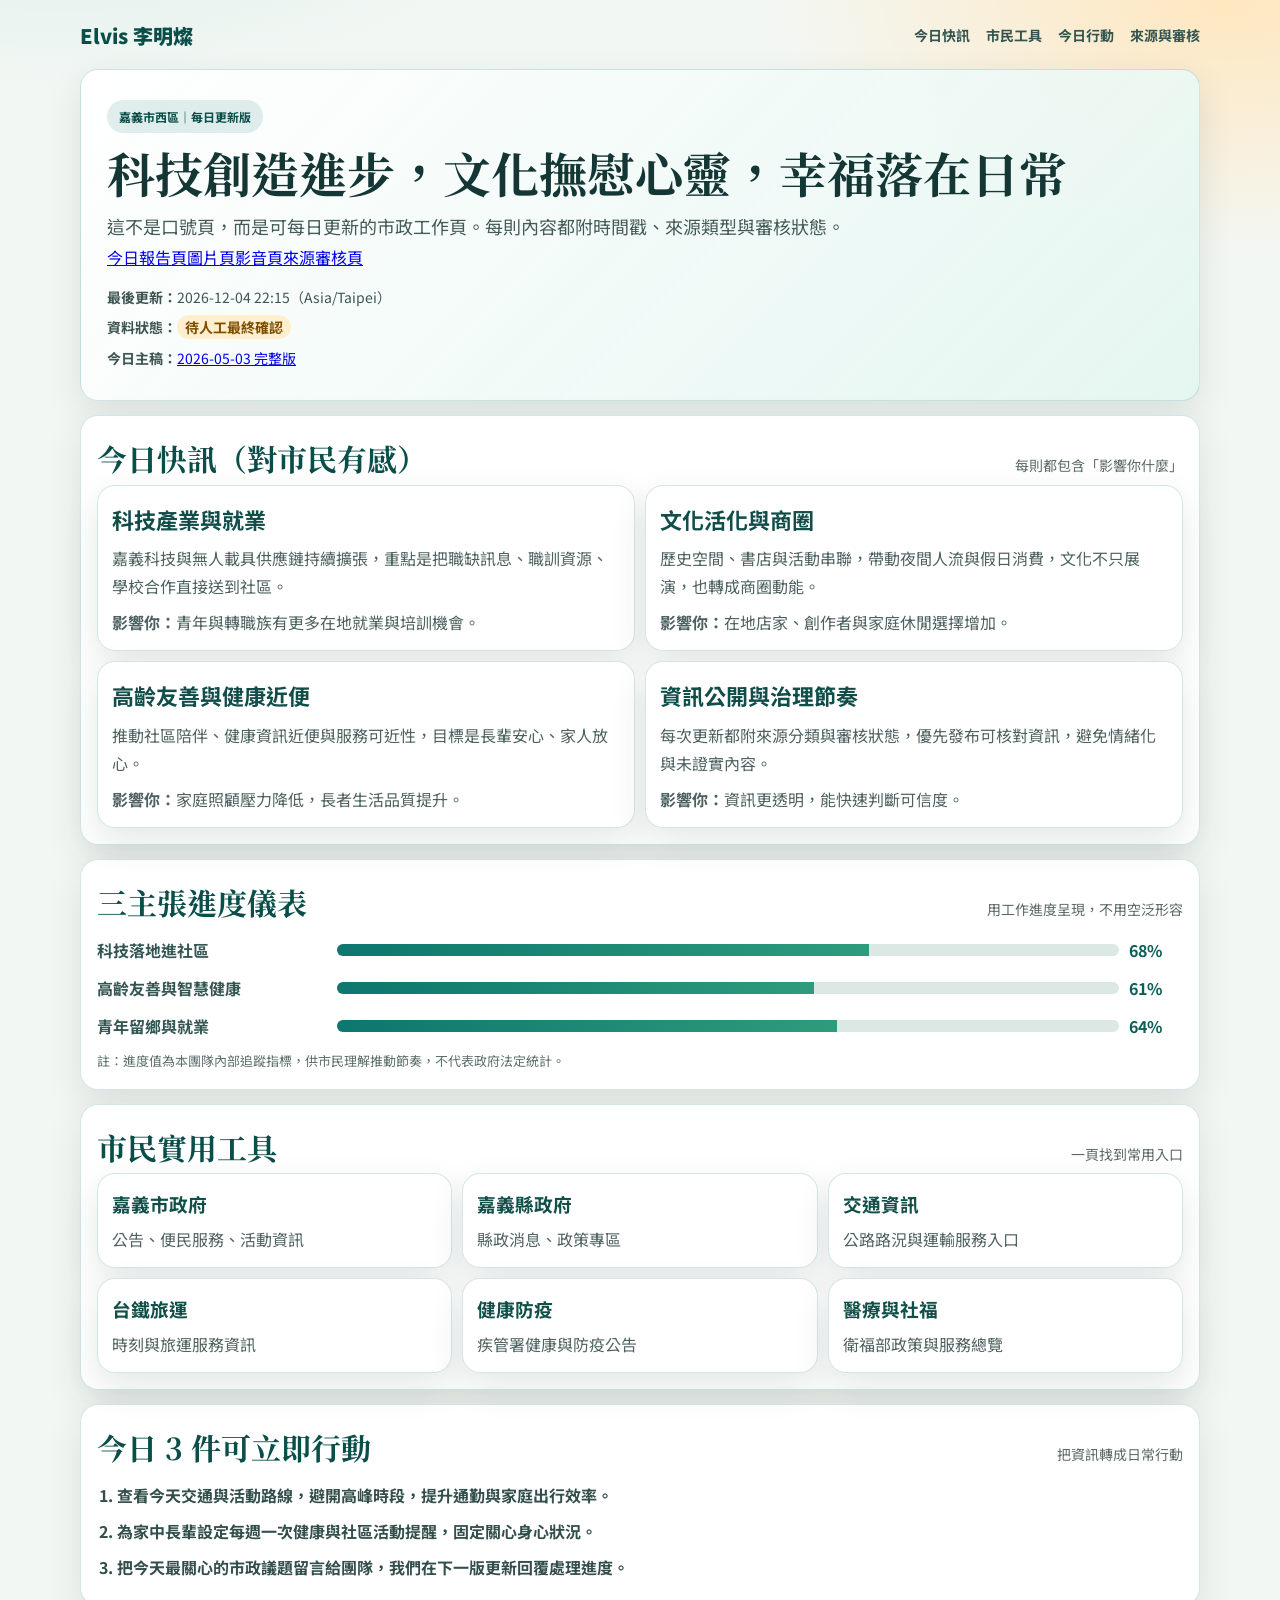
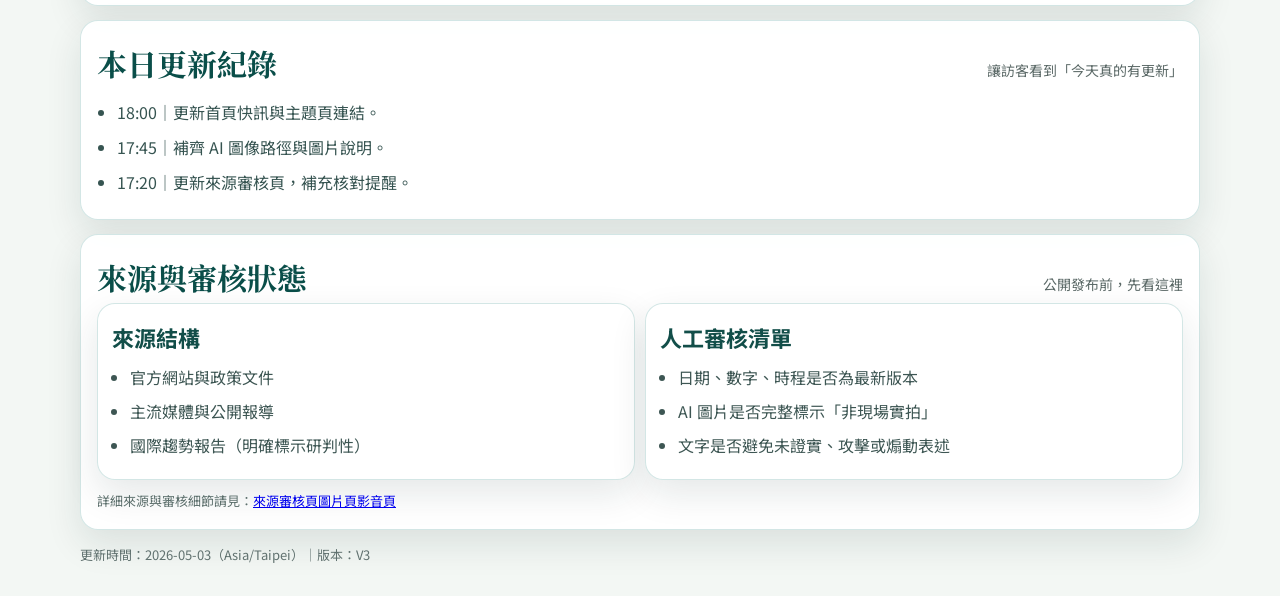
<file: index.html>
﻿<!doctype html>
<html lang="zh-Hant">
<head>
  <meta charset="utf-8" />
  <meta name="viewport" content="width=device-width, initial-scale=1" />
  <title>Elvis 李明燦｜嘉義市西區市政資訊站 V3</title>
  <meta name="description" content="嘉義市西區每日重點：科技、文化、幸福。提供即時更新、實用服務入口、來源與審核狀態。" />
  <link rel="preconnect" href="https://fonts.googleapis.com" />
  <link rel="preconnect" href="https://fonts.gstatic.com" crossorigin />
  <link href="https://fonts.googleapis.com/css2?family=Noto+Sans+TC:wght@400;500;700;900&family=Noto+Serif+TC:wght@700;900&display=swap" rel="stylesheet" />
  <link rel="stylesheet" href="./styles/v3.css" />
</head>
<body>
  <header class="top wrap">
    <a class="brand" href="./index.html">Elvis 李明燦</a>
    <nav>
      <a href="#quick">今日快訊</a>
      <a href="#tools">市民工具</a>
      <a href="#actions">今日行動</a>
      <a href="#audit">來源與審核</a>
    </nav>
  </header>

  <main class="wrap">
    <section class="hero">
      <span class="badge">嘉義市西區｜每日更新版</span>
      <h1>科技創造進步，文化撫慰心靈，幸福落在日常</h1>
      <p class="lead">這不是口號頁，而是可每日更新的市政工作頁。每則內容都附時間戳、來源類型與審核狀態。</p>
      <div class="actions"><a class="btn main" href="./daily/2026-05-03-report-v3.html">今日報告頁</a><a class="btn soft" href="./daily/2026-05-03-gallery-v3.html">圖片頁</a><a class="btn soft" href="./daily/2026-05-03-video-kit-v3.html">影音頁</a><a class="btn soft" href="./daily/2026-05-03-sources-review-v3.html">來源審核頁</a></div><div class="hero-meta">
        <div><strong>最後更新：</strong><span id="lastUpdated">2026-05-03 18:00（Asia/Taipei）</span></div>
        <div><strong>資料狀態：</strong><span class="tag warn">待人工最終確認</span></div>
        <div><strong>今日主稿：</strong><a href="./daily/2026-05-03-report-v3.html">2026-05-03 完整版</a></div>
      </div>
    </section>

    <section class="panel" id="quick">
      <div class="panel-head">
        <h2>今日快訊（對市民有感）</h2>
        <p>每則都包含「影響你什麼」</p>
      </div>
      <div class="grid-2">
        <article class="card">
          <h3>科技產業與就業</h3>
          <p>嘉義科技與無人載具供應鏈持續擴張，重點是把職缺訊息、職訓資源、學校合作直接送到社區。</p>
          <p class="impact"><strong>影響你：</strong>青年與轉職族有更多在地就業與培訓機會。</p>
        </article>
        <article class="card">
          <h3>文化活化與商圈</h3>
          <p>歷史空間、書店與活動串聯，帶動夜間人流與假日消費，文化不只展演，也轉成商圈動能。</p>
          <p class="impact"><strong>影響你：</strong>在地店家、創作者與家庭休閒選擇增加。</p>
        </article>
        <article class="card">
          <h3>高齡友善與健康近便</h3>
          <p>推動社區陪伴、健康資訊近便與服務可近性，目標是長輩安心、家人放心。</p>
          <p class="impact"><strong>影響你：</strong>家庭照顧壓力降低，長者生活品質提升。</p>
        </article>
        <article class="card">
          <h3>資訊公開與治理節奏</h3>
          <p>每次更新都附來源分類與審核狀態，優先發布可核對資訊，避免情緒化與未證實內容。</p>
          <p class="impact"><strong>影響你：</strong>資訊更透明，能快速判斷可信度。</p>
        </article>
      </div>
    </section>

    <section class="panel">
      <div class="panel-head">
        <h2>三主張進度儀表</h2>
        <p>用工作進度呈現，不用空泛形容</p>
      </div>
      <div class="progress-list">
        <div class="progress-item"><span>科技落地進社區</span><div class="bar"><i style="width:68%"></i></div><em>68%</em></div>
        <div class="progress-item"><span>高齡友善與智慧健康</span><div class="bar"><i style="width:61%"></i></div><em>61%</em></div>
        <div class="progress-item"><span>青年留鄉與就業</span><div class="bar"><i style="width:64%"></i></div><em>64%</em></div>
      </div>
      <p class="note">註：進度值為本團隊內部追蹤指標，供市民理解推動節奏，不代表政府法定統計。</p>
    </section>

    <section class="panel" id="tools">
      <div class="panel-head">
        <h2>市民實用工具</h2>
        <p>一頁找到常用入口</p>
      </div>
      <div class="grid-3">
        <a class="tool" href="https://www.chiayi.gov.tw/" target="_blank" rel="noopener"><h3>嘉義市政府</h3><p>公告、便民服務、活動資訊</p></a>
        <a class="tool" href="https://www.cyhg.gov.tw/" target="_blank" rel="noopener"><h3>嘉義縣政府</h3><p>縣政消息、政策專區</p></a>
        <a class="tool" href="https://www.thb.gov.tw/" target="_blank" rel="noopener"><h3>交通資訊</h3><p>公路路況與運輸服務入口</p></a>
        <a class="tool" href="https://www.railway.gov.tw/" target="_blank" rel="noopener"><h3>台鐵旅運</h3><p>時刻與旅運服務資訊</p></a>
        <a class="tool" href="https://www.cdc.gov.tw/" target="_blank" rel="noopener"><h3>健康防疫</h3><p>疾管署健康與防疫公告</p></a>
        <a class="tool" href="https://www.mohw.gov.tw/" target="_blank" rel="noopener"><h3>醫療與社福</h3><p>衛福部政策與服務總覽</p></a>
      </div>
    </section>

    <section class="panel" id="actions">
      <div class="panel-head">
        <h2>今日 3 件可立即行動</h2>
        <p>把資訊轉成日常行動</p>
      </div>
      <ol class="actions-list">
        <li>查看今天交通與活動路線，避開高峰時段，提升通勤與家庭出行效率。</li>
        <li>為家中長輩設定每週一次健康與社區活動提醒，固定關心身心狀況。</li>
        <li>把今天最關心的市政議題留言給團隊，我們在下一版更新回覆處理進度。</li>
      </ol>
    </section>

    <section class="panel">
      <div class="panel-head">
        <h2>本日更新紀錄</h2>
        <p>讓訪客看到「今天真的有更新」</p>
      </div>
      <ul class="log-list">
        <li>18:00｜更新首頁快訊與主題頁連結。</li>
        <li>17:45｜補齊 AI 圖像路徑與圖片說明。</li>
        <li>17:20｜更新來源審核頁，補充核對提醒。</li>
      </ul>
    </section>

    <section class="panel" id="audit">
      <div class="panel-head">
        <h2>來源與審核狀態</h2>
        <p>公開發布前，先看這裡</p>
      </div>
      <div class="grid-2">
        <article class="card">
          <h3>來源結構</h3>
          <ul class="clean">
            <li>官方網站與政策文件</li>
            <li>主流媒體與公開報導</li>
            <li>國際趨勢報告（明確標示研判性）</li>
          </ul>
        </article>
        <article class="card">
          <h3>人工審核清單</h3>
          <ul class="clean">
            <li>日期、數字、時程是否為最新版本</li>
            <li>AI 圖片是否完整標示「非現場實拍」</li>
            <li>文字是否避免未證實、攻擊或煽動表述</li>
          </ul>
        </article>
      </div>
      <p class="note">詳細來源與審核細節請見：<a href="./daily/2026-05-03-sources-review-v3.html">來源審核頁</a><a href="./daily/2026-05-03-gallery-v3.html">圖片頁</a><a href="./daily/2026-05-03-video-kit-v3.html">影音頁</a></p>
    </section>
  </main>

  <footer class="footer wrap">
    <p>更新時間：2026-05-03（Asia/Taipei）｜版本：V3</p>
  </footer>

  <script src="./scripts/v3.js"></script>
</body>
</html>
</file>
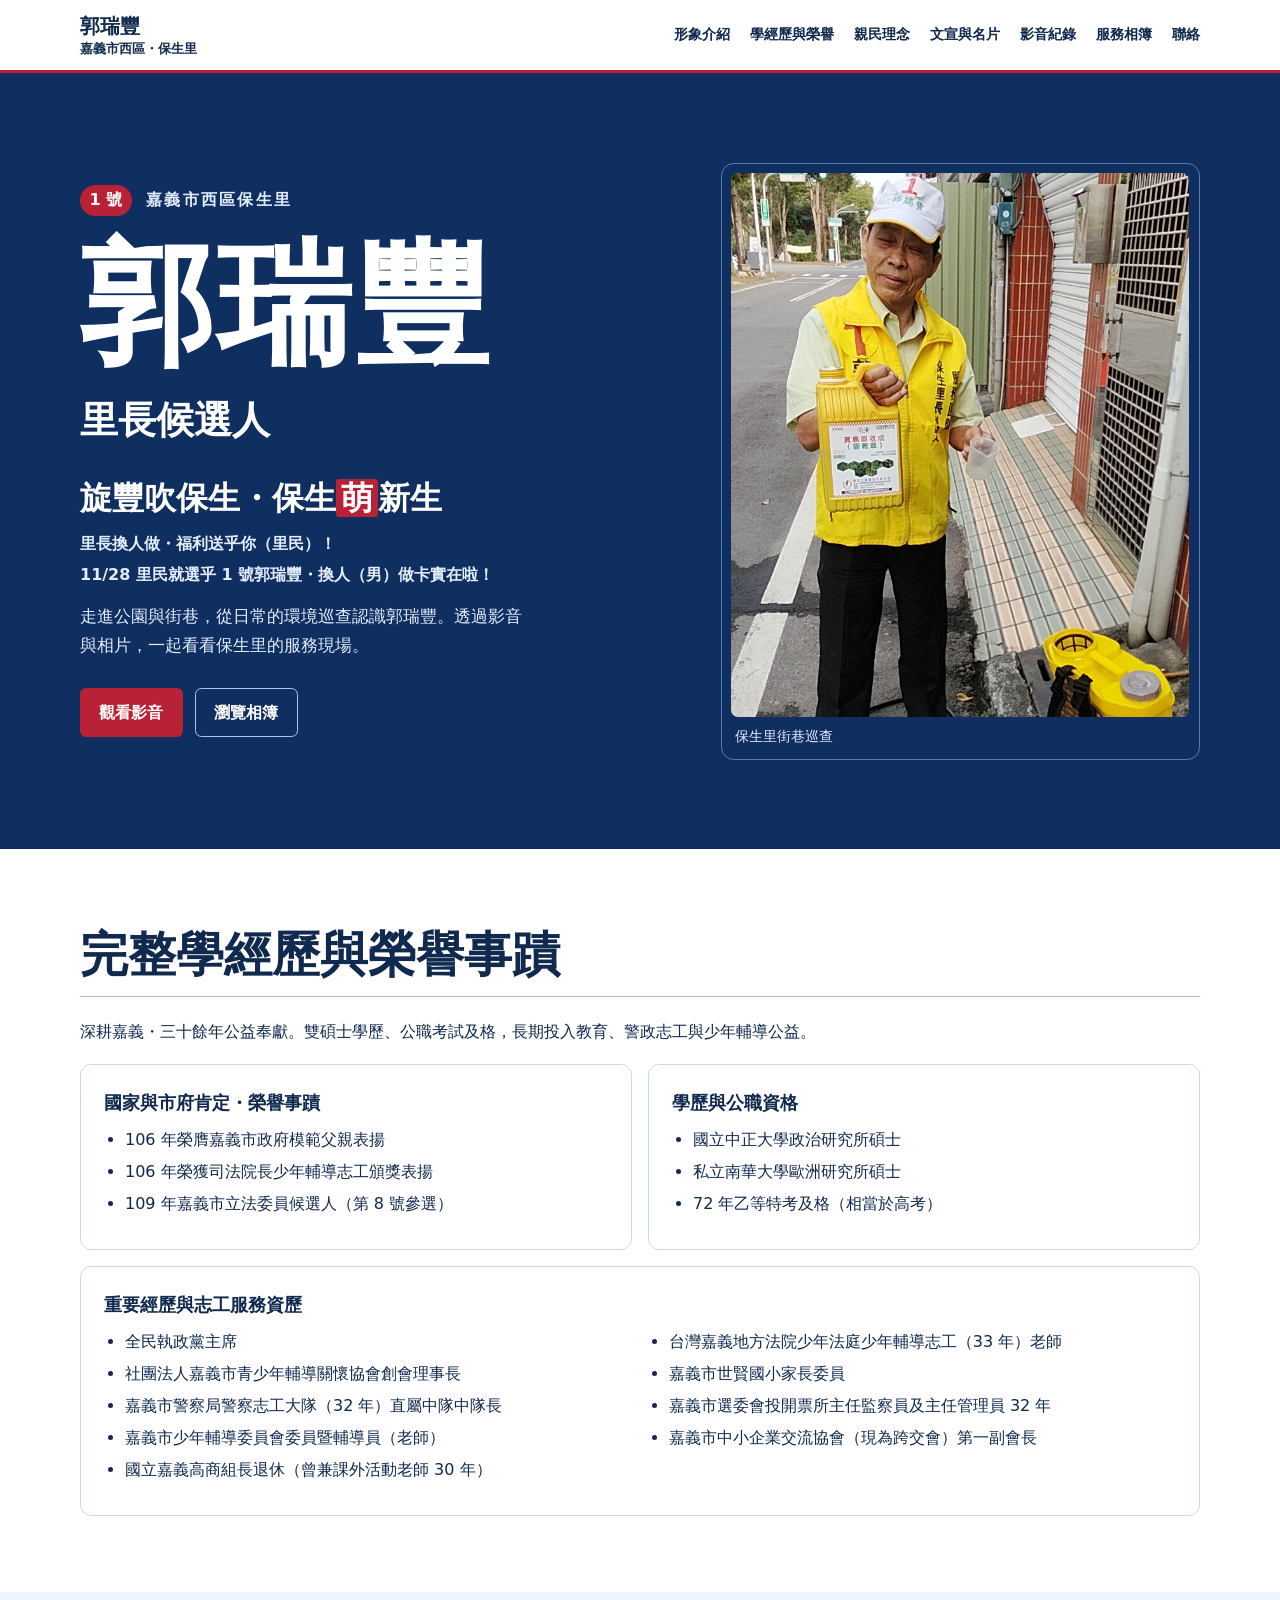
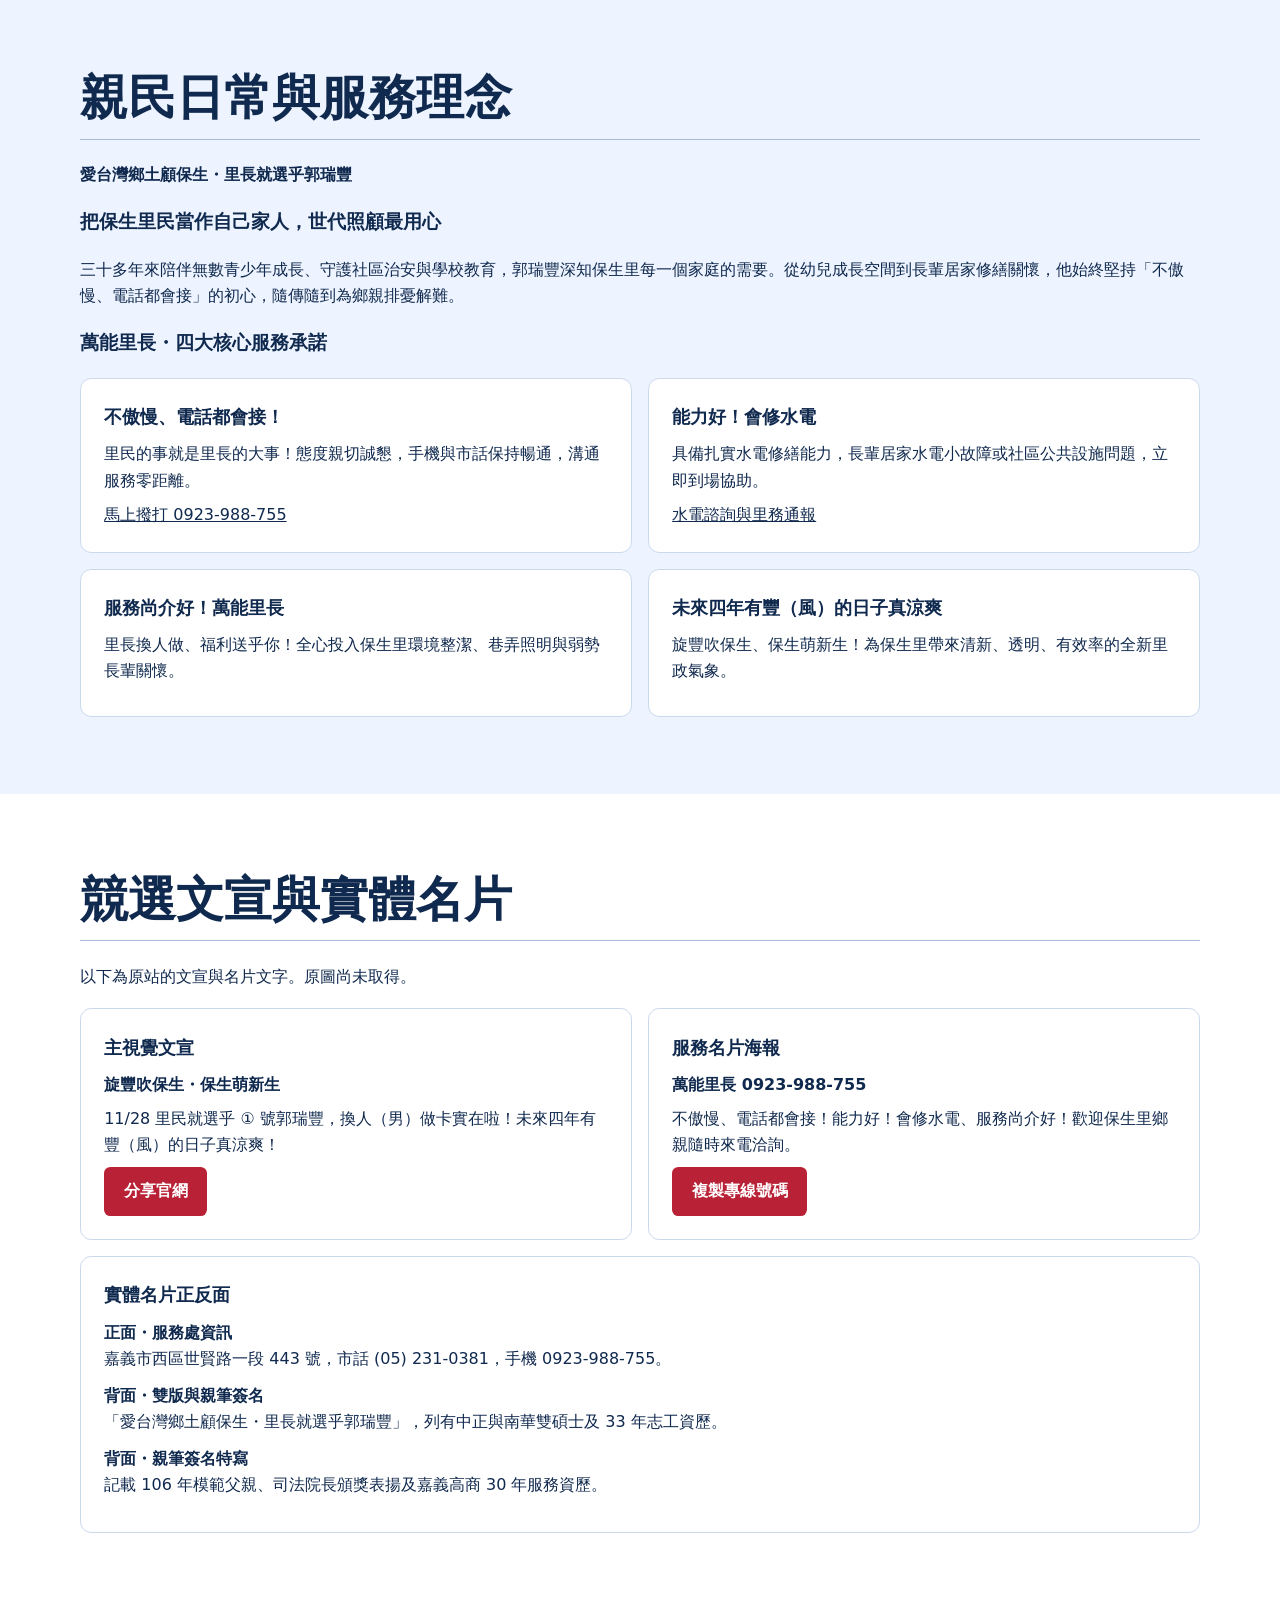
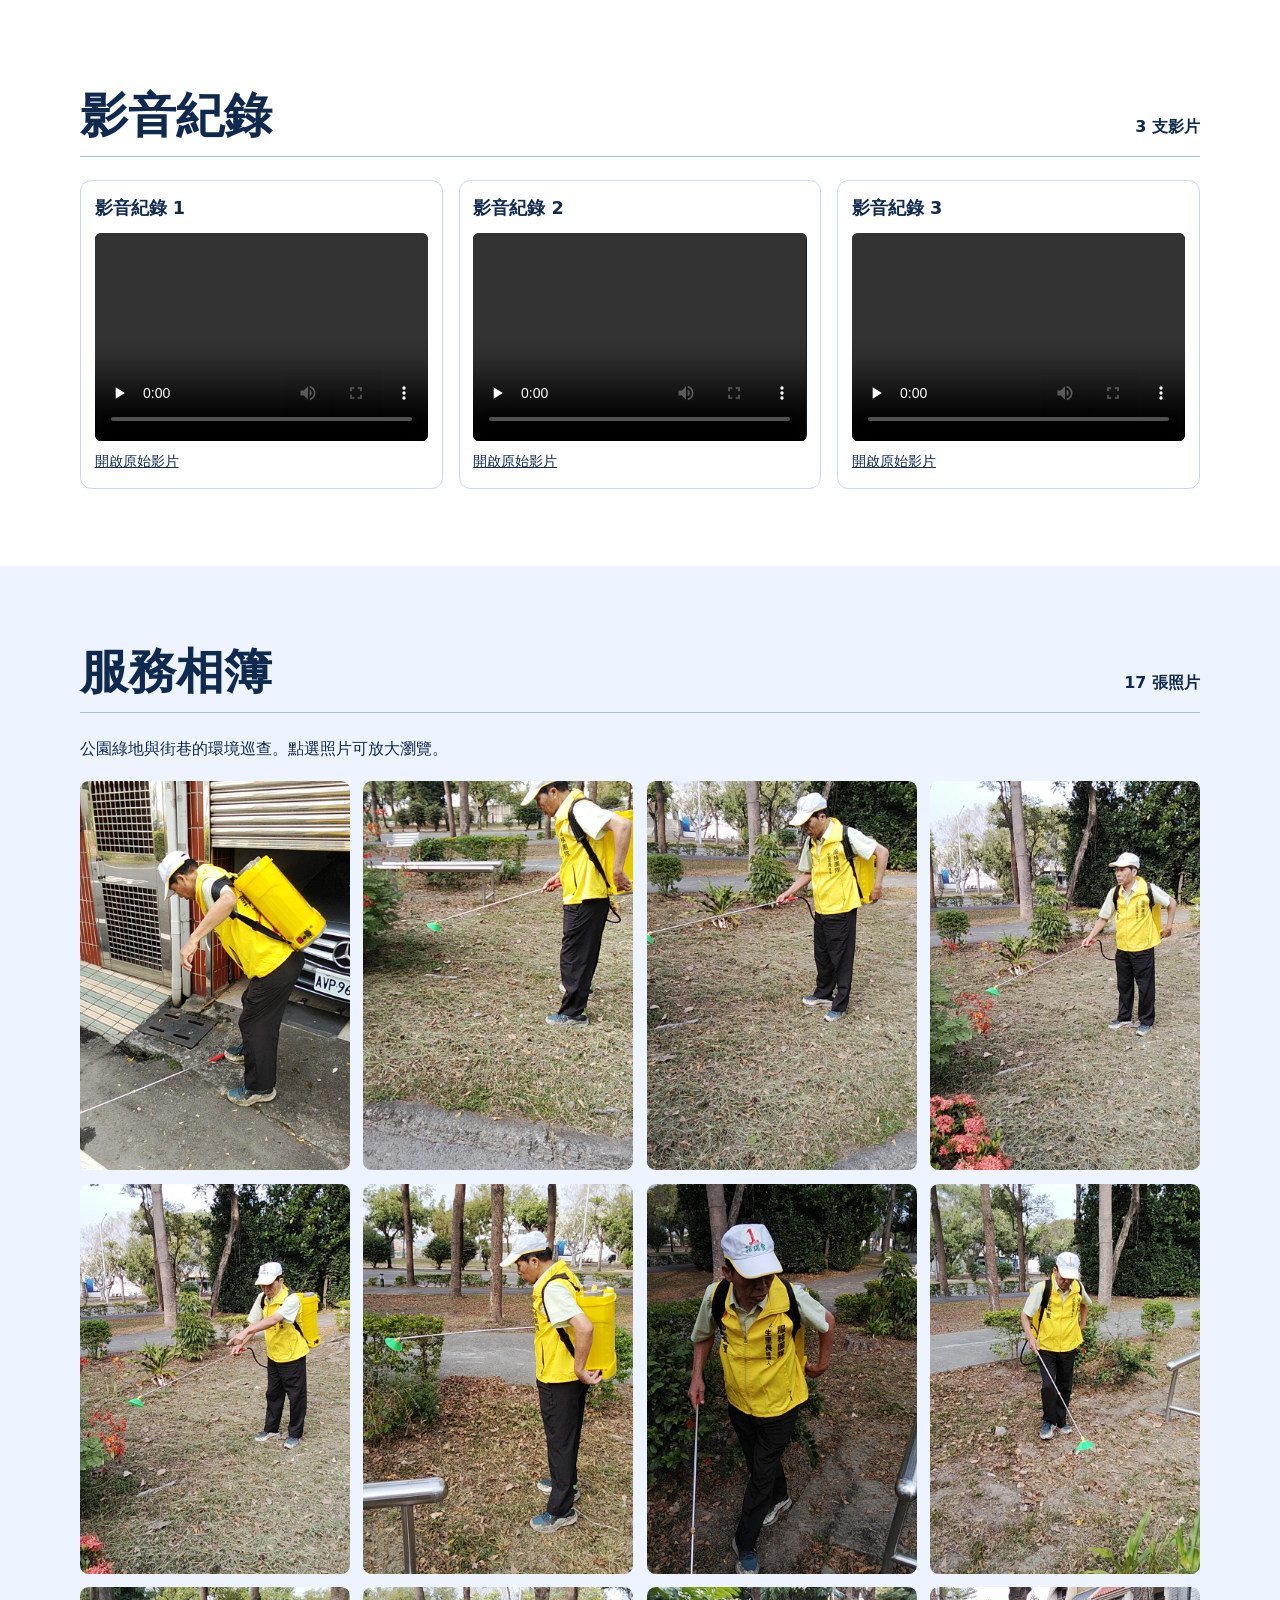
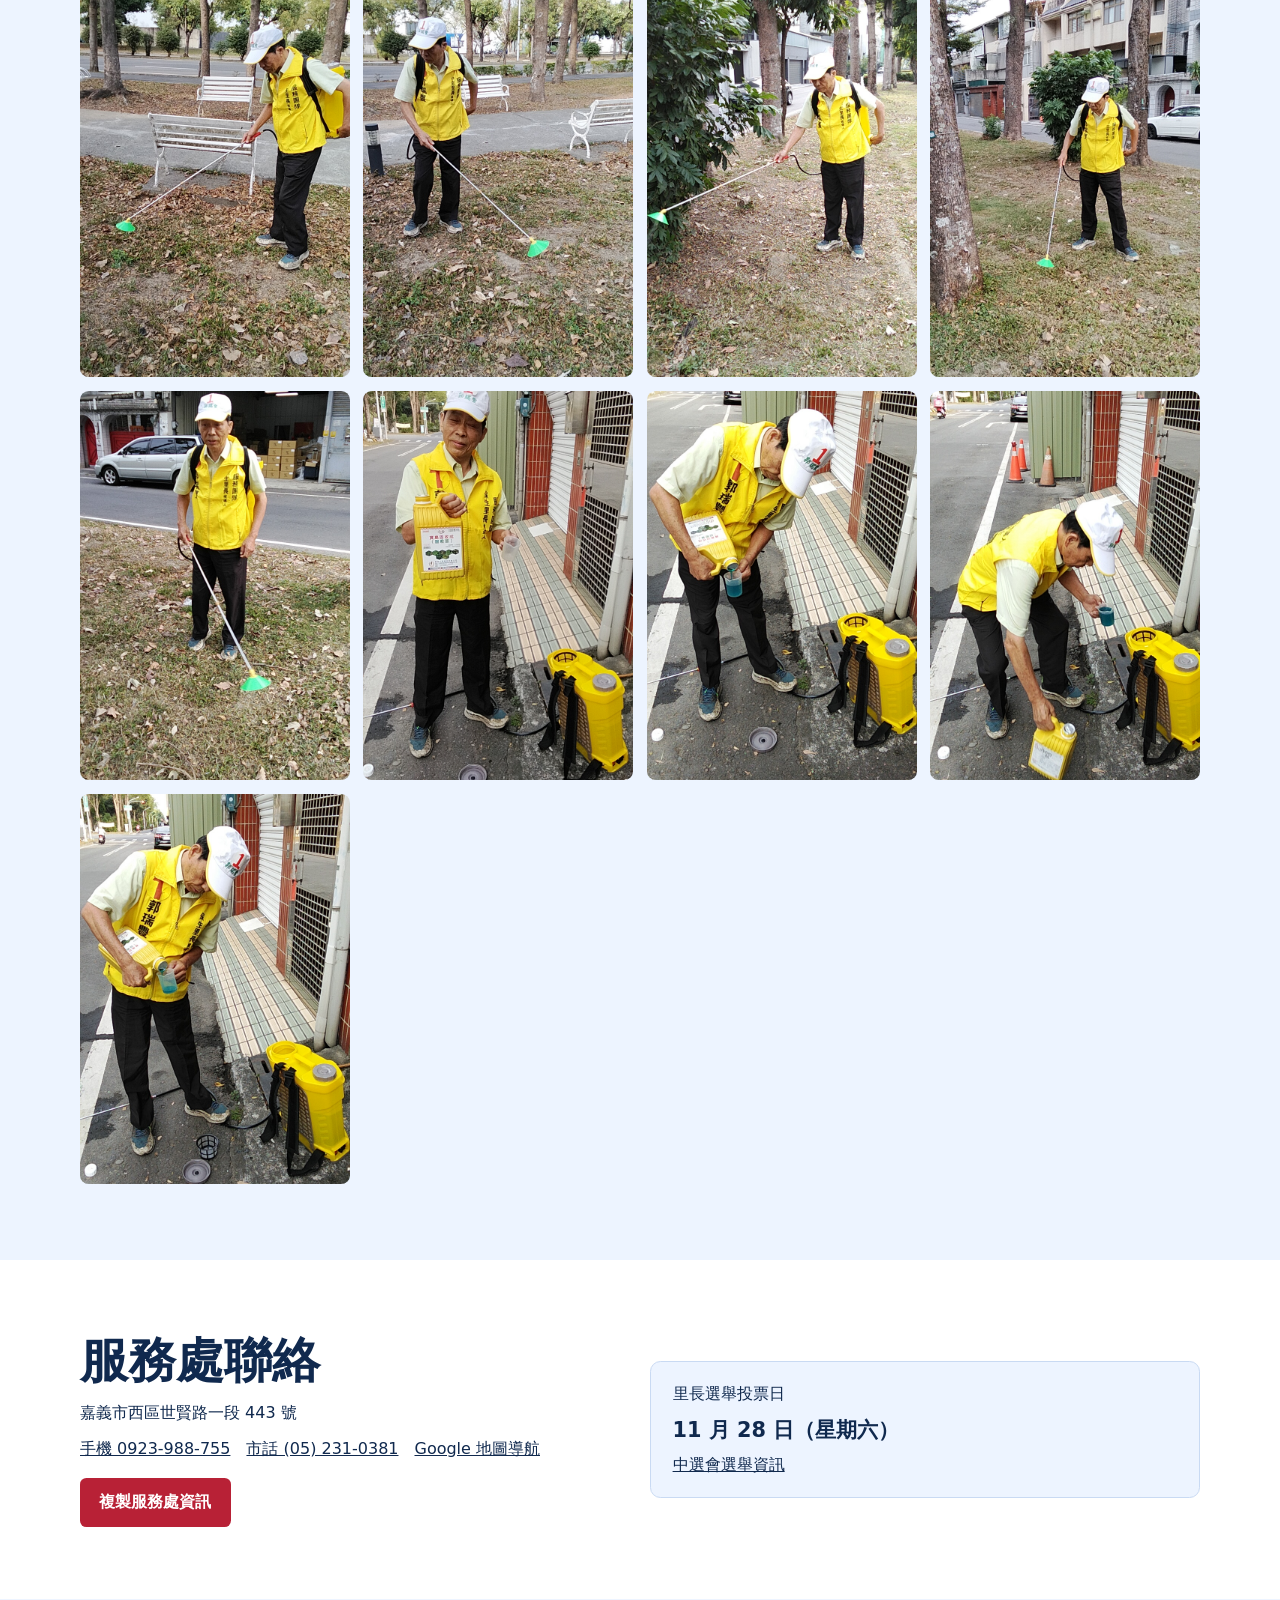
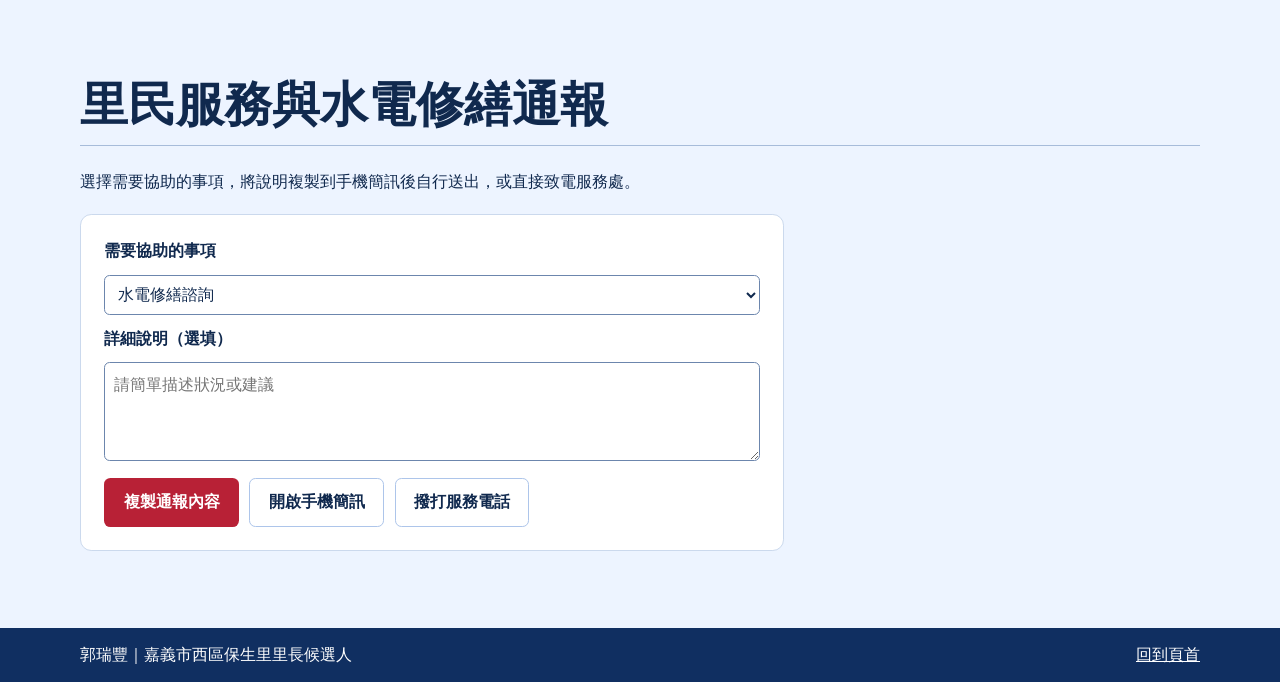
<file: kuo-rui-feng/index.html>
<!doctype html>
<html lang="zh-Hant-TW">
<head>
  <meta charset="utf-8">
  <meta name="viewport" content="width=device-width, initial-scale=1">
  <meta name="description" content="嘉義市西區保生里里長候選人郭瑞豐的競選網站。瀏覽影音紀錄與里內環境巡查相簿。">
  <meta name="theme-color" content="#102f61">
  <title>郭瑞豐 1 號｜嘉義市西區保生里里長候選人</title>
  <link rel="stylesheet" href="style.css?v=3">
  <script src="gallery.js?v=2" defer></script>
</head>
<body id="top">
  <a class="skip" href="#main">跳到主要內容</a>
  <header class="masthead">
    <div class="wrap masthead-inner">
      <a class="brand" href="#top">郭瑞豐<span>嘉義市西區・保生里</span></a>
      <nav aria-label="頁面導覽">
        <a href="#about">形象介紹</a>
        <a href="#credentials">學經歷與榮譽</a>
        <a href="#promises">親民理念</a>
        <a href="#campaign-materials">文宣與名片</a>
        <a href="#video">影音紀錄</a>
        <a href="#photos">服務相簿</a>
        <a href="#contact">聯絡</a>
      </nav>
    </div>
  </header>
  <main id="main">
    <section class="hero" id="about" aria-labelledby="name">
      <div class="wrap hero-inner">
        <div class="hero-copy">
          <p class="location"><span class="number">1 號</span> 嘉義市西區保生里</p>
          <h1 id="name">郭瑞豐</h1>
          <p class="role">里長候選人</p>
          <p class="slogan">旋豐吹保生・保生<mark>萌</mark>新生</p>
          <p class="campaign-line">里長換人做・福利送乎你（里民）！</p>
          <p class="campaign-line">11/28 里民就選乎 1 號郭瑞豐・換人（男）做卡實在啦！</p>
          <p class="intro">走進公園與街巷，從日常的環境巡查認識郭瑞豐。透過影音與相片，一起看看保生里的服務現場。</p>
          <div class="actions">
            <a class="button primary" href="#video">觀看影音</a>
            <a class="button secondary" href="#photos">瀏覽相簿</a>
          </div>
        </div>
        <figure class="portrait">
          <img src="media/IMG20261119152226_01.jpg" alt="郭瑞豐身穿黃色背心，站在街巷的環境巡查器材旁" fetchpriority="high">
          <figcaption>保生里街巷巡查</figcaption>
        </figure>
      </div>
    </section>
    <section class="media-section" id="credentials" aria-labelledby="credentials-title">
      <div class="wrap">
        <div class="section-heading"><h2 id="credentials-title">完整學經歷與榮譽事蹟</h2></div>
        <p class="section-copy">深耕嘉義・三十餘年公益奉獻。雙碩士學歷、公職考試及格，長期投入教育、警政志工與少年輔導公益。</p>
        <div class="content-grid">
          <article class="content-card">
            <h3>國家與市府肯定・榮譽事蹟</h3>
            <ul>
              <li>106 年榮膺嘉義市政府模範父親表揚</li>
              <li>106 年榮獲司法院長少年輔導志工頒獎表揚</li>
              <li>109 年嘉義市立法委員候選人（第 8 號參選）</li>
            </ul>
          </article>
          <article class="content-card">
            <h3>學歷與公職資格</h3>
            <ul>
              <li>國立中正大學政治研究所碩士</li>
              <li>私立南華大學歐洲研究所碩士</li>
              <li>72 年乙等特考及格（相當於高考）</li>
            </ul>
          </article>
          <article class="content-card wide">
            <h3>重要經歷與志工服務資歷</h3>
            <ul class="experience">
              <li>全民執政黨主席</li>
              <li>社團法人嘉義市青少年輔導關懷協會創會理事長</li>
              <li>嘉義市警察局警察志工大隊（32 年）直屬中隊中隊長</li>
              <li>嘉義市少年輔導委員會委員暨輔導員（老師）</li>
              <li>國立嘉義高商組長退休（曾兼課外活動老師 30 年）</li>
              <li>台灣嘉義地方法院少年法庭少年輔導志工（33 年）老師</li>
              <li>嘉義市世賢國小家長委員</li>
              <li>嘉義市選委會投開票所主任監察員及主任管理員 32 年</li>
              <li>嘉義市中小企業交流協會（現為跨交會）第一副會長</li>
            </ul>
          </article>
        </div>
      </div>
    </section>
    <section class="photo-section" id="promises" aria-labelledby="promises-title">
      <div class="wrap">
        <div class="section-heading"><h2 id="promises-title">親民日常與服務理念</h2></div>
        <p class="section-copy"><strong>愛台灣鄉土顧保生・里長就選乎郭瑞豐</strong></p>
        <h3>把保生里民當作自己家人，世代照顧最用心</h3>
        <p class="section-copy">三十多年來陪伴無數青少年成長、守護社區治安與學校教育，郭瑞豐深知保生里每一個家庭的需要。從幼兒成長空間到長輩居家修繕關懷，他始終堅持「不傲慢、電話都會接」的初心，隨傳隨到為鄉親排憂解難。</p>
        <h3>萬能里長・四大核心服務承諾</h3>
        <div class="content-grid">
          <article class="content-card"><h4>不傲慢、電話都會接！</h4><p>里民的事就是里長的大事！態度親切誠懇，手機與市話保持暢通，溝通服務零距離。</p><a href="tel:+886923988755">馬上撥打 0923-988-755</a></article>
          <article class="content-card"><h4>能力好！會修水電</h4><p>具備扎實水電修繕能力，長輩居家水電小故障或社區公共設施問題，立即到場協助。</p><a href="#report">水電諮詢與里務通報</a></article>
          <article class="content-card"><h4>服務尚介好！萬能里長</h4><p>里長換人做、福利送乎你！全心投入保生里環境整潔、巷弄照明與弱勢長輩關懷。</p></article>
          <article class="content-card"><h4>未來四年有豐（風）的日子真涼爽</h4><p>旋豐吹保生、保生萌新生！為保生里帶來清新、透明、有效率的全新里政氣象。</p></article>
        </div>
      </div>
    </section>
    <section class="media-section" id="campaign-materials" aria-labelledby="materials-title">
      <div class="wrap">
        <div class="section-heading"><h2 id="materials-title">競選文宣與實體名片</h2></div>
        <p class="section-copy">以下為原站的文宣與名片文字。原圖尚未取得。</p>
        <div class="content-grid">
          <article class="content-card"><h3>主視覺文宣</h3><p><strong>旋豐吹保生・保生萌新生</strong></p><p>11/28 里民就選乎 ① 號郭瑞豐，換人（男）做卡實在啦！未來四年有豐（風）的日子真涼爽！</p><button type="button" class="button primary" id="share-campaign">分享官網</button></article>
          <article class="content-card"><h3>服務名片海報</h3><p><strong>萬能里長 0923-988-755</strong></p><p>不傲慢、電話都會接！能力好！會修水電、服務尚介好！歡迎保生里鄉親隨時來電洽詢。</p><button type="button" class="button primary" data-copy="0923-988-755">複製專線號碼</button></article>
          <article class="content-card wide">
            <h3>實體名片正反面</h3>
            <dl class="card-details">
              <dt>正面・服務處資訊</dt><dd>嘉義市西區世賢路一段 443 號，市話 (05) 231-0381，手機 0923-988-755。</dd>
              <dt>背面・雙版與親筆簽名</dt><dd>「愛台灣鄉土顧保生・里長就選乎郭瑞豐」，列有中正與南華雙碩士及 33 年志工資歷。</dd>
              <dt>背面・親筆簽名特寫</dt><dd>記載 106 年模範父親、司法院長頒獎表揚及嘉義高商 30 年服務資歷。</dd>
            </dl>
          </article>
        </div>
      </div>
    </section>
    <section class="media-section" id="video" aria-labelledby="video-title">
      <div class="wrap">
        <div class="section-heading"><h2 id="video-title">影音紀錄</h2><span>3 支影片</span></div>
        <div class="film-grid">
          <article class="film">
            <h3 id="film-1">影音紀錄 1</h3>
            <video controls playsinline preload="none" aria-labelledby="film-1">
              <source src="media/14d2910d-28ba-43cf-9881-0ba9e5c8c450.mp4" type="video/mp4">
              你的瀏覽器無法播放這段影片。
            </video>
            <a href="media/14d2910d-28ba-43cf-9881-0ba9e5c8c450.mp4">開啟原始影片</a>
          </article>
          <article class="film">
            <h3 id="film-2">影音紀錄 2</h3>
            <video controls playsinline preload="none" aria-labelledby="film-2">
              <source src="media/9efb7493-f7fa-4481-8c8a-a82bd2c24e01.mp4" type="video/mp4">
              你的瀏覽器無法播放這段影片。
            </video>
            <a href="media/9efb7493-f7fa-4481-8c8a-a82bd2c24e01.mp4">開啟原始影片</a>
          </article>
          <article class="film">
            <h3 id="film-3">影音紀錄 3</h3>
            <video controls playsinline preload="none" aria-labelledby="film-3">
              <source src="media/d28e32b9-73ed-4858-a715-8c4c4dae8065.mp4" type="video/mp4">
              你的瀏覽器無法播放這段影片。
            </video>
            <a href="media/d28e32b9-73ed-4858-a715-8c4c4dae8065.mp4">開啟原始影片</a>
          </article>
        </div>
      </div>
    </section>
    <section class="photo-section" id="photos" aria-labelledby="photos-title">
      <div class="wrap">
        <div class="section-heading"><h2 id="photos-title">服務相簿</h2><span>17 張照片</span></div>
        <p class="section-copy">公園綠地與街巷的環境巡查。點選照片可放大瀏覽。</p>
        <div class="photo-grid">
          <a href="media/IMG20261119151725_01.jpg" class="photo"><img src="media/IMG20261119151725_01.jpg" alt="街巷環境巡查，相片 1" loading="lazy" decoding="async"></a>
          <a href="media/IMG20261119151745_01.jpg" class="photo"><img src="media/IMG20261119151745_01.jpg" alt="公園環境巡查，相片 2" loading="lazy" decoding="async"></a>
          <a href="media/IMG20261119151748_01.jpg" class="photo"><img src="media/IMG20261119151748_01.jpg" alt="公園環境巡查，相片 3" loading="lazy" decoding="async"></a>
          <a href="media/IMG20261119151756_01.jpg" class="photo"><img src="media/IMG20261119151756_01.jpg" alt="公園環境巡查，相片 4" loading="lazy" decoding="async"></a>
          <a href="media/IMG20261119151758_01.jpg" class="photo"><img src="media/IMG20261119151758_01.jpg" alt="公園環境巡查，相片 5" loading="lazy" decoding="async"></a>
          <a href="media/IMG20261119151813_01.jpg" class="photo"><img src="media/IMG20261119151813_01.jpg" alt="公園環境巡查，相片 6" loading="lazy" decoding="async"></a>
          <a href="media/IMG20261119151821_01.jpg" class="photo"><img src="media/IMG20261119151821_01.jpg" alt="公園環境巡查，相片 7" loading="lazy" decoding="async"></a>
          <a href="media/IMG20261119151840.jpg" class="photo"><img src="media/IMG20261119151840.jpg" alt="公園環境巡查，相片 8" loading="lazy" decoding="async"></a>
          <a href="media/IMG20261119151850.jpg" class="photo"><img src="media/IMG20261119151850.jpg" alt="公園環境巡查，相片 9" loading="lazy" decoding="async"></a>
          <a href="media/IMG20261119151901_01.jpg" class="photo"><img src="media/IMG20261119151901_01.jpg" alt="公園環境巡查，相片 10" loading="lazy" decoding="async"></a>
          <a href="media/IMG20261119151928_01.jpg" class="photo"><img src="media/IMG20261119151928_01.jpg" alt="公園環境巡查，相片 11" loading="lazy" decoding="async"></a>
          <a href="media/IMG20261119152000_01.jpg" class="photo"><img src="media/IMG20261119152000_01.jpg" alt="公園環境巡查，相片 12" loading="lazy" decoding="async"></a>
          <a href="media/IMG20261119152040_01.jpg" class="photo"><img src="media/IMG20261119152040_01.jpg" alt="公園環境巡查，相片 13" loading="lazy" decoding="async"></a>
          <a href="media/IMG20261119152226_01.jpg" class="photo"><img src="media/IMG20261119152226_01.jpg" alt="街巷環境巡查，相片 14" loading="lazy" decoding="async"></a>
          <a href="media/IMG20261119152242_01.jpg" class="photo"><img src="media/IMG20261119152242_01.jpg" alt="街巷環境巡查，相片 15" loading="lazy" decoding="async"></a>
          <a href="media/IMG20261119152247_01.jpg" class="photo"><img src="media/IMG20261119152247_01.jpg" alt="街巷環境巡查，相片 16" loading="lazy" decoding="async"></a>
          <a href="media/IMG20261119152259_01.jpg" class="photo"><img src="media/IMG20261119152259_01.jpg" alt="街巷環境巡查，相片 17" loading="lazy" decoding="async"></a>
        </div>
      </div>
    </section>
    <section class="contact-section" id="contact" aria-labelledby="contact-title">
      <div class="wrap contact-inner">
        <div>
          <h2 id="contact-title">服務處聯絡</h2>
          <address>嘉義市西區世賢路一段 443 號</address>
          <div class="contact-links">
            <a href="tel:+886923988755">手機 0923-988-755</a>
            <a href="tel:+88652310381">市話 (05) 231-0381</a>
            <a href="https://www.google.com/maps/search/?api=1&amp;query=嘉義市西區世賢路一段443號">Google 地圖導航</a>
          </div>
          <button type="button" class="button primary" data-copy="郭瑞豐服務處｜嘉義市西區世賢路一段 443 號｜手機 0923-988-755｜市話 (05) 231-0381">複製服務處資訊</button>
        </div>
        <div class="vote">
          <p>里長選舉投票日</p>
          <strong><time datetime="2026-11-28">11 月 28 日（星期六）</time></strong>
          <a href="https://info.cec.gov.tw/vote2026/">中選會選舉資訊</a>
        </div>
      </div>
    </section>
    <section class="photo-section" id="report" aria-labelledby="report-title">
      <div class="wrap">
        <div class="section-heading"><h2 id="report-title">里民服務與水電修繕通報</h2></div>
        <p class="section-copy">選擇需要協助的事項，將說明複製到手機簡訊後自行送出，或直接致電服務處。</p>
        <form class="content-card report-form" id="service-report">
          <label for="service-type">需要協助的事項</label>
          <select id="service-type">
            <option>水電修繕諮詢</option>
            <option>環境整潔與路燈反映</option>
            <option>長輩關懷與福利諮詢</option>
            <option>里政建設與其他建議</option>
          </select>
          <label for="service-detail">詳細說明（選填）</label>
          <textarea id="service-detail" rows="3" placeholder="請簡單描述狀況或建議"></textarea>
          <div class="report-actions">
            <button type="submit" class="button primary">複製通報內容</button>
            <a class="button secondary" href="sms:+886923988755">開啟手機簡訊</a>
            <a class="button secondary" href="tel:+886923988755">撥打服務電話</a>
          </div>
        </form>
      </div>
    </section>
  </main>
  <p id="action-status" class="action-status" role="status" hidden></p>
  <footer><div class="wrap footer-inner"><p>郭瑞豐｜嘉義市西區保生里里長候選人</p><a href="#top">回到頁首</a></div></footer>
  <dialog id="viewer" aria-labelledby="caption">
    <div class="viewer-bar"><p id="caption"></p><button type="button" id="close-viewer">關閉</button></div>
    <img id="large-photo" alt="">
    <div class="viewer-nav"><button type="button" id="previous">上一張</button><span id="photo-count" aria-live="polite"></span><button type="button" id="next">下一張</button></div>
  </dialog>
</body>
</html>
</file>
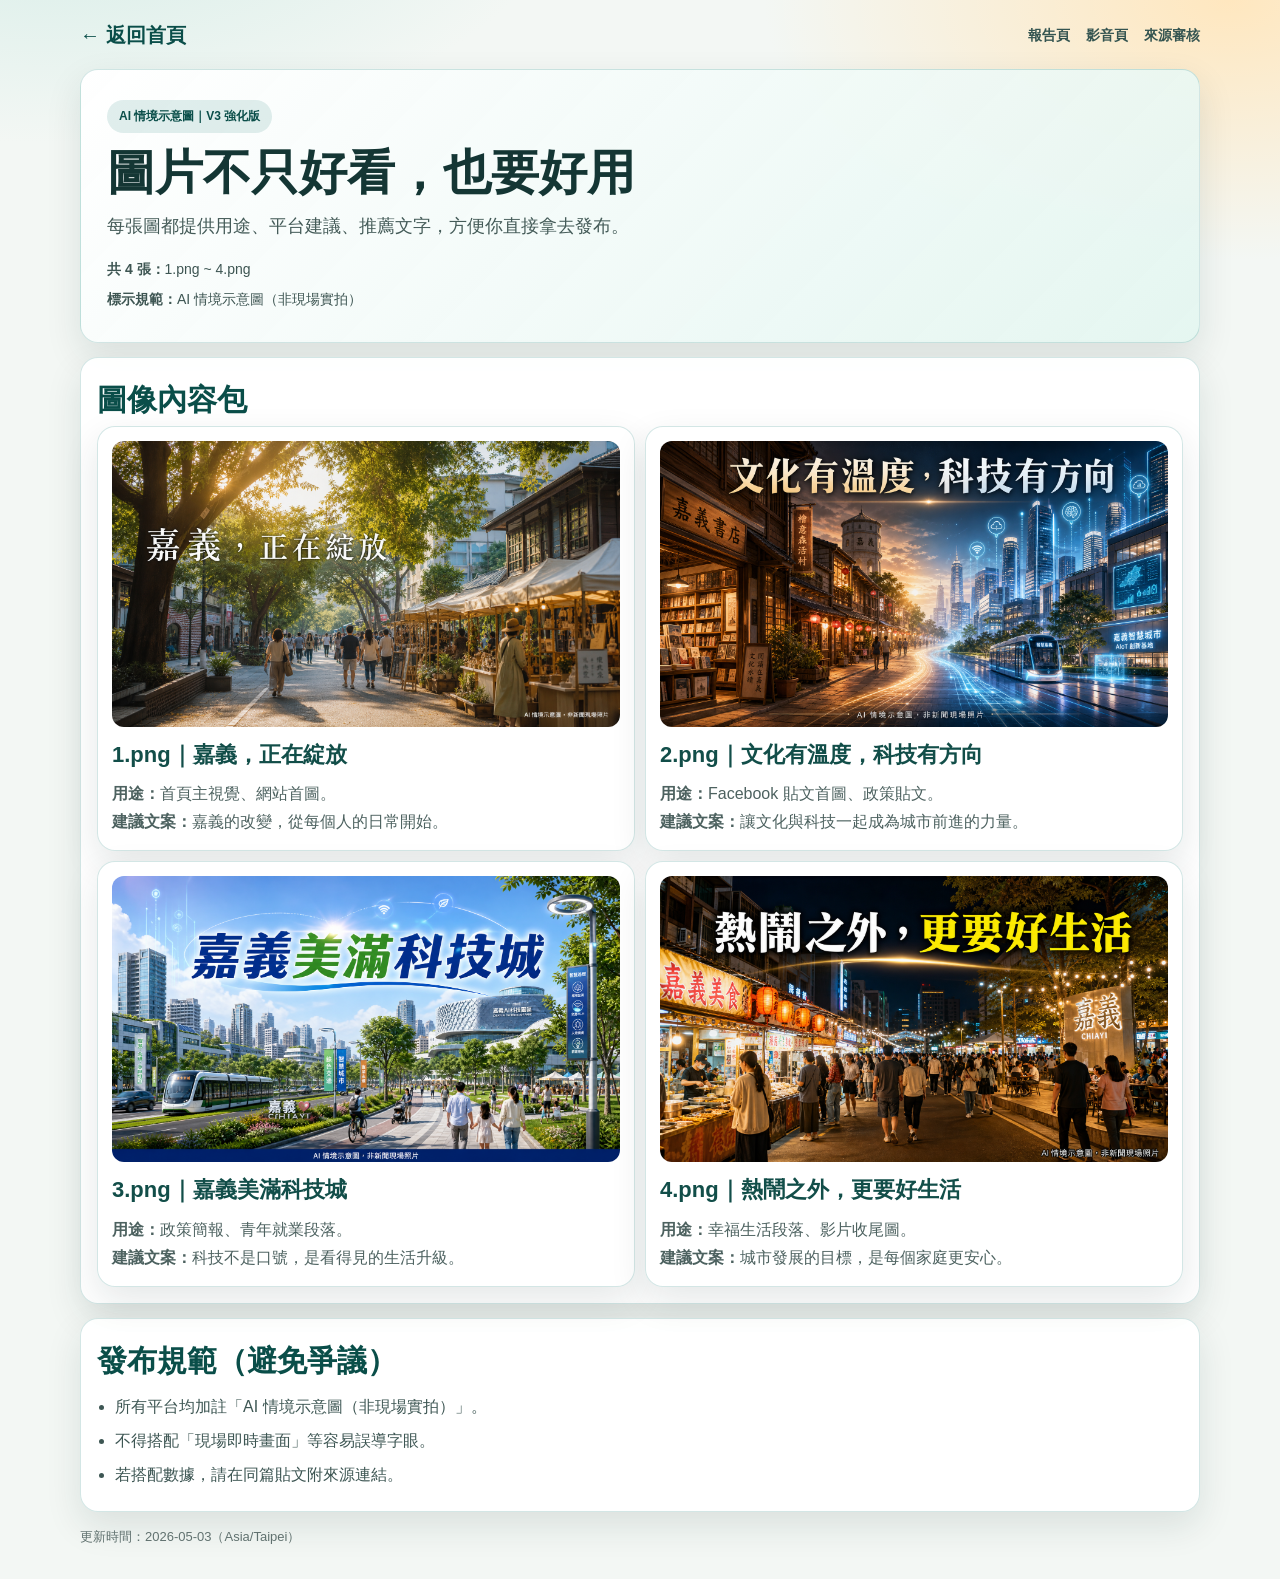
<file: daily/2026-05-03-gallery-v3.html>
﻿<!doctype html>
<html lang="zh-Hant">
<head>
  <meta charset="utf-8" />
  <meta name="viewport" content="width=device-width, initial-scale=1" />
  <title>今日圖像頁 V3｜2026-05-03</title>
  <link rel="stylesheet" href="../styles/v3.css" />
</head>
<body>
  <header class="top wrap">
    <a class="brand" href="../index.html">← 返回首頁</a>
    <nav>
      <a href="./2026-05-03-report-v3.html">報告頁</a>
      <a href="./2026-05-03-video-kit-v3.html">影音頁</a>
      <a href="./2026-05-03-sources-review-v3.html">來源審核</a>
    </nav>
  </header>

  <main class="wrap">
    <section class="hero">
      <span class="badge">AI 情境示意圖｜V3 強化版</span>
      <h1>圖片不只好看，也要好用</h1>
      <p class="lead">每張圖都提供用途、平台建議、推薦文字，方便你直接拿去發布。</p>
      <div class="hero-meta">
        <div><strong>共 4 張：</strong>1.png ~ 4.png</div>
        <div><strong>標示規範：</strong>AI 情境示意圖（非現場實拍）</div>
      </div>
    </section>

    <section class="panel">
      <h2>圖像內容包</h2>
      <div class="grid-2">
        <article class="card">
          <img src="../assets/daily/2026-05-03/1.png" alt="AI 情境示意圖 1" style="width:100%;border-radius:12px;" />
          <h3>1.png｜嘉義，正在綻放</h3>
          <p><strong>用途：</strong>首頁主視覺、網站首圖。</p>
          <p><strong>建議文案：</strong>嘉義的改變，從每個人的日常開始。</p>
        </article>
        <article class="card">
          <img src="../assets/daily/2026-05-03/2.png" alt="AI 情境示意圖 2" style="width:100%;border-radius:12px;" />
          <h3>2.png｜文化有溫度，科技有方向</h3>
          <p><strong>用途：</strong>Facebook 貼文首圖、政策貼文。</p>
          <p><strong>建議文案：</strong>讓文化與科技一起成為城市前進的力量。</p>
        </article>
        <article class="card">
          <img src="../assets/daily/2026-05-03/3.png" alt="AI 情境示意圖 3" style="width:100%;border-radius:12px;" />
          <h3>3.png｜嘉義美滿科技城</h3>
          <p><strong>用途：</strong>政策簡報、青年就業段落。</p>
          <p><strong>建議文案：</strong>科技不是口號，是看得見的生活升級。</p>
        </article>
        <article class="card">
          <img src="../assets/daily/2026-05-03/4.png" alt="AI 情境示意圖 4" style="width:100%;border-radius:12px;" />
          <h3>4.png｜熱鬧之外，更要好生活</h3>
          <p><strong>用途：</strong>幸福生活段落、影片收尾圖。</p>
          <p><strong>建議文案：</strong>城市發展的目標，是每個家庭更安心。</p>
        </article>
      </div>
    </section>

    <section class="panel">
      <h2>發布規範（避免爭議）</h2>
      <ul class="clean">
        <li>所有平台均加註「AI 情境示意圖（非現場實拍）」。</li>
        <li>不得搭配「現場即時畫面」等容易誤導字眼。</li>
        <li>若搭配數據，請在同篇貼文附來源連結。</li>
      </ul>
    </section>
  </main>

  <footer class="footer wrap"><p>更新時間：2026-05-03（Asia/Taipei）</p></footer>
</body>
</html>
</file>
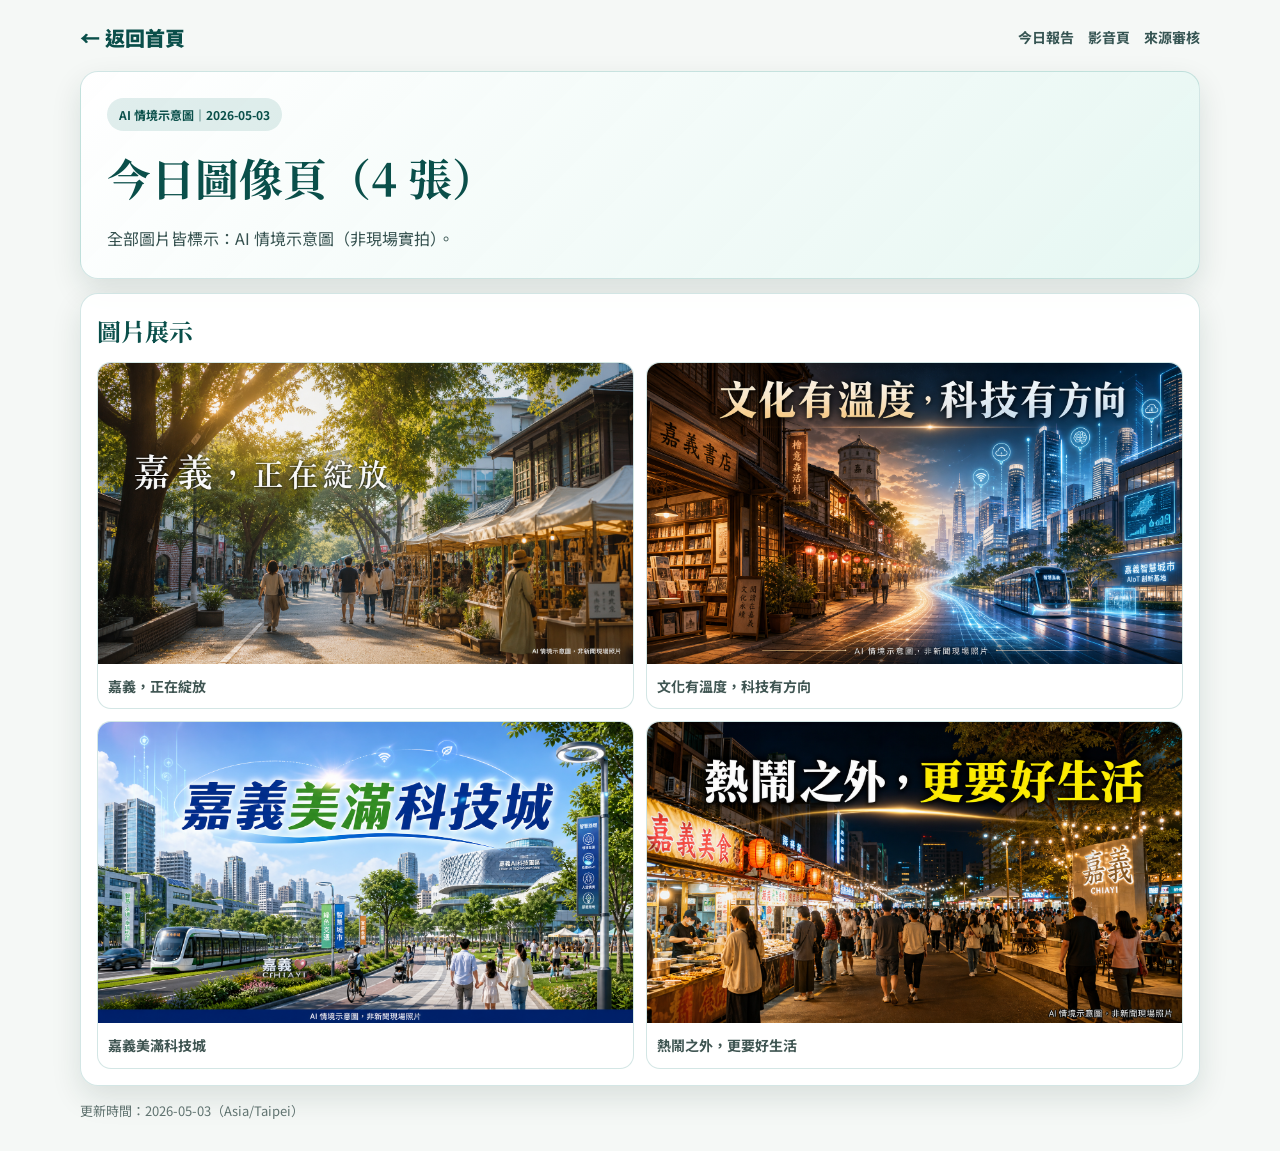
<file: daily/2026-05-03-gallery.html>
﻿<!doctype html>
<html lang="zh-Hant">
<head>
  <meta charset="utf-8" />
  <meta name="viewport" content="width=device-width, initial-scale=1" />
  <title>嘉義圖像頁｜2026-05-03</title>
  <link rel="preconnect" href="https://fonts.googleapis.com" />
  <link rel="preconnect" href="https://fonts.gstatic.com" crossorigin />
  <link href="https://fonts.googleapis.com/css2?family=Noto+Sans+TC:wght@400;500;700;900&family=Noto+Serif+TC:wght@700;900&display=swap" rel="stylesheet" />
  <link rel="stylesheet" href="../styles/subpage.css" />
</head>
<body>
  <header class="top wrap">
    <a class="brand" href="../index.html">← 返回首頁</a>
    <nav>
      <a href="./2026-05-03-report.html">今日報告</a>
      <a href="./2026-05-03-video-kit.html">影音頁</a>
      <a href="./2026-05-03-sources-review.html">來源審核</a>
    </nav>
  </header>

  <main class="wrap">
    <section class="hero">
      <span class="badge">AI 情境示意圖｜2026-05-03</span>
      <h1>今日圖像頁（4 張）</h1>
      <p>全部圖片皆標示：AI 情境示意圖（非現場實拍）。</p>
    </section>

    <section class="panel">
      <h2>圖片展示</h2>
      <div class="gallery">
        <figure>
          <img src="../assets/daily/2026-05-03/1.png" alt="AI 情境示意圖：嘉義，正在綻放" />
          <figcaption>嘉義，正在綻放</figcaption>
        </figure>
        <figure>
          <img src="../assets/daily/2026-05-03/2.png" alt="AI 情境示意圖：文化有溫度，科技有方向" />
          <figcaption>文化有溫度，科技有方向</figcaption>
        </figure>
        <figure>
          <img src="../assets/daily/2026-05-03/3.png" alt="AI 情境示意圖：嘉義美滿科技城" />
          <figcaption>嘉義美滿科技城</figcaption>
        </figure>
        <figure>
          <img src="../assets/daily/2026-05-03/4.png" alt="AI 情境示意圖：熱鬧之外，更要好生活" />
          <figcaption>熱鬧之外，更要好生活</figcaption>
        </figure>
      </div>
    </section>
  </main>

  <footer class="footer wrap"><p>更新時間：2026-05-03（Asia/Taipei）</p></footer>
</body>
</html>
</file>
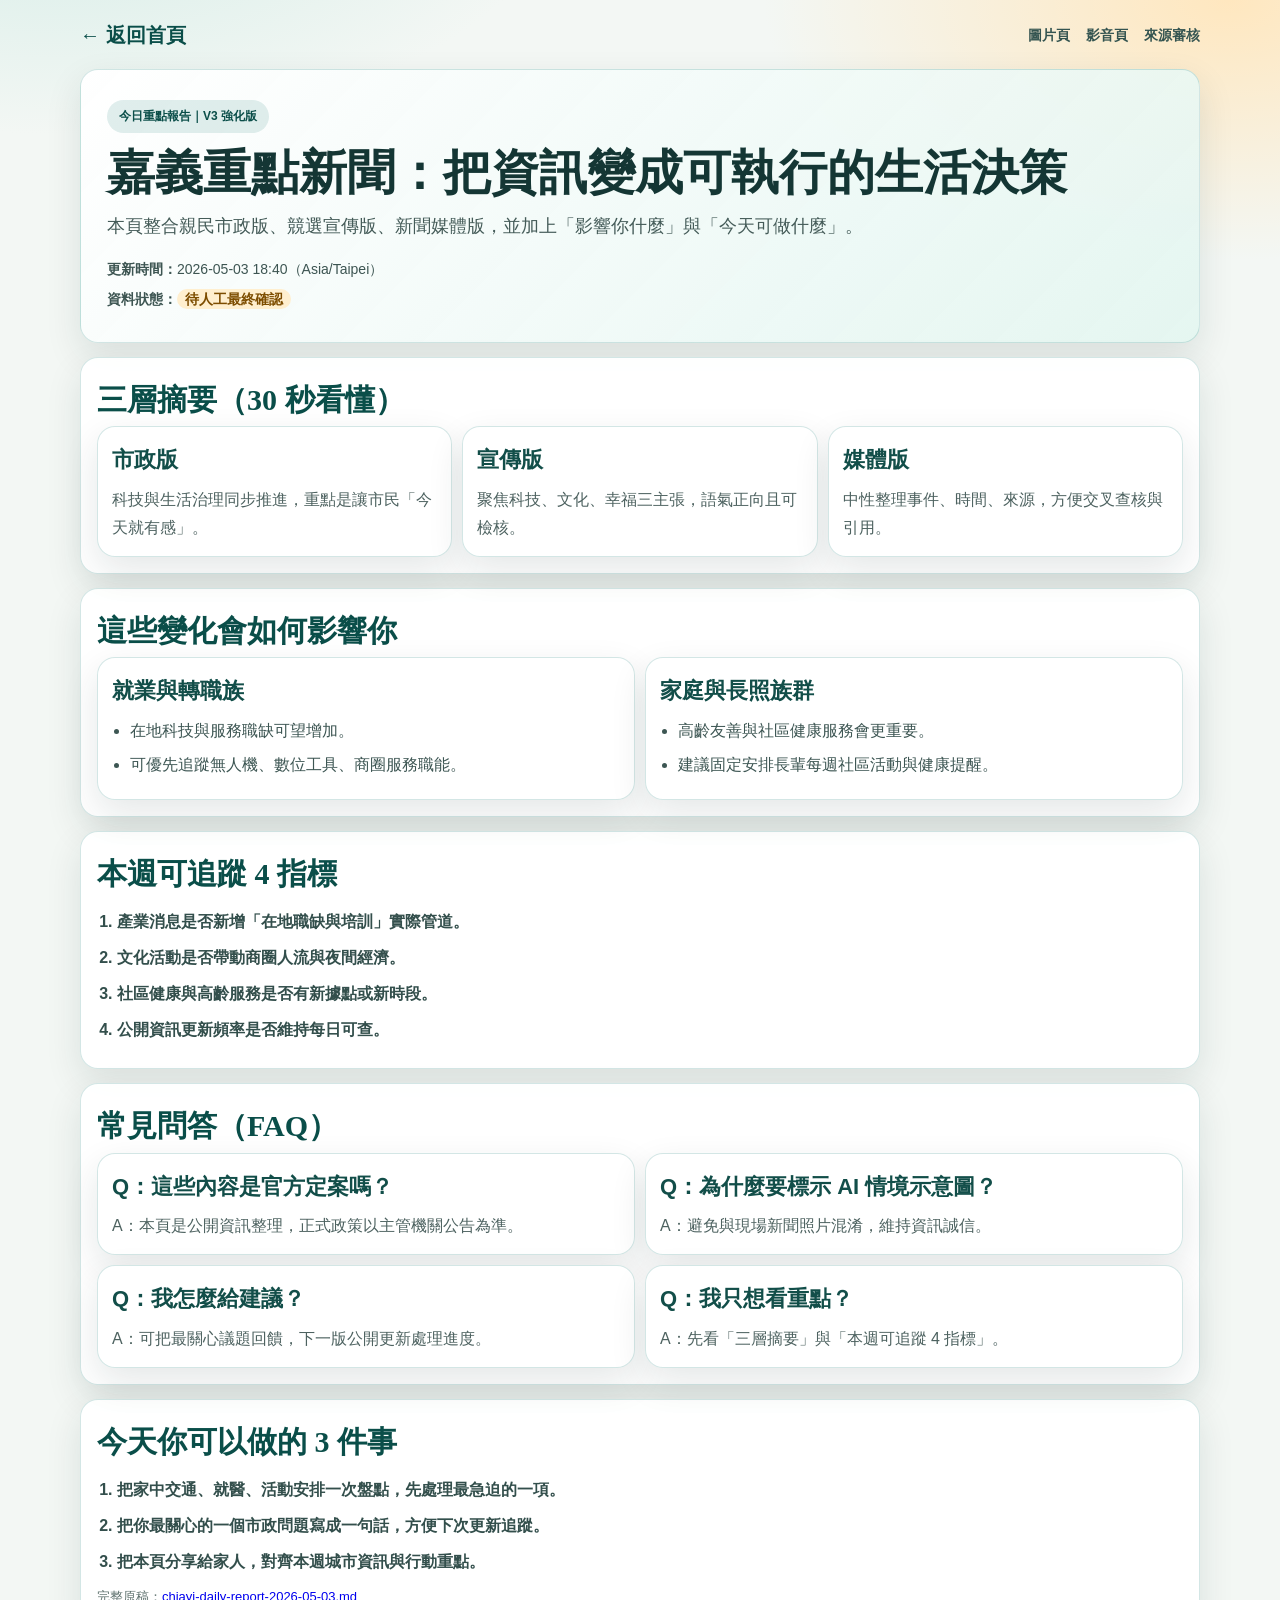
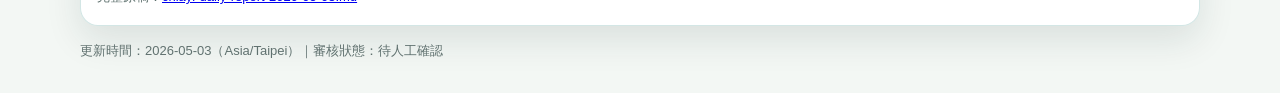
<file: daily/2026-05-03-report-v3.html>
﻿<!doctype html>
<html lang="zh-Hant">
<head>
  <meta charset="utf-8" />
  <meta name="viewport" content="width=device-width, initial-scale=1" />
  <title>今日重點報告 V3｜2026-05-03</title>
  <link rel="stylesheet" href="../styles/v3.css" />
</head>
<body>
  <header class="top wrap">
    <a class="brand" href="../index.html">← 返回首頁</a>
    <nav>
      <a href="./2026-05-03-gallery-v3.html">圖片頁</a>
      <a href="./2026-05-03-video-kit-v3.html">影音頁</a>
      <a href="./2026-05-03-sources-review-v3.html">來源審核</a>
    </nav>
  </header>

  <main class="wrap">
    <section class="hero">
      <span class="badge">今日重點報告｜V3 強化版</span>
      <h1>嘉義重點新聞：把資訊變成可執行的生活決策</h1>
      <p class="lead">本頁整合親民市政版、競選宣傳版、新聞媒體版，並加上「影響你什麼」與「今天可做什麼」。</p>
      <div class="hero-meta">
        <div><strong>更新時間：</strong>2026-05-03 18:40（Asia/Taipei）</div>
        <div><strong>資料狀態：</strong><span class="tag warn">待人工最終確認</span></div>
      </div>
    </section>

    <section class="panel">
      <h2>三層摘要（30 秒看懂）</h2>
      <div class="grid-3">
        <article class="card"><h3>市政版</h3><p>科技與生活治理同步推進，重點是讓市民「今天就有感」。</p></article>
        <article class="card"><h3>宣傳版</h3><p>聚焦科技、文化、幸福三主張，語氣正向且可檢核。</p></article>
        <article class="card"><h3>媒體版</h3><p>中性整理事件、時間、來源，方便交叉查核與引用。</p></article>
      </div>
    </section>

    <section class="panel">
      <h2>這些變化會如何影響你</h2>
      <div class="grid-2">
        <article class="card">
          <h3>就業與轉職族</h3>
          <ul class="clean">
            <li>在地科技與服務職缺可望增加。</li>
            <li>可優先追蹤無人機、數位工具、商圈服務職能。</li>
          </ul>
        </article>
        <article class="card">
          <h3>家庭與長照族群</h3>
          <ul class="clean">
            <li>高齡友善與社區健康服務會更重要。</li>
            <li>建議固定安排長輩每週社區活動與健康提醒。</li>
          </ul>
        </article>
      </div>
    </section>

    <section class="panel">
      <h2>本週可追蹤 4 指標</h2>
      <ol class="actions-list">
        <li>產業消息是否新增「在地職缺與培訓」實際管道。</li>
        <li>文化活動是否帶動商圈人流與夜間經濟。</li>
        <li>社區健康與高齡服務是否有新據點或新時段。</li>
        <li>公開資訊更新頻率是否維持每日可查。</li>
      </ol>
    </section>

    <section class="panel">
      <h2>常見問答（FAQ）</h2>
      <div class="grid-2">
        <article class="card"><h3>Q：這些內容是官方定案嗎？</h3><p>A：本頁是公開資訊整理，正式政策以主管機關公告為準。</p></article>
        <article class="card"><h3>Q：為什麼要標示 AI 情境示意圖？</h3><p>A：避免與現場新聞照片混淆，維持資訊誠信。</p></article>
        <article class="card"><h3>Q：我怎麼給建議？</h3><p>A：可把最關心議題回饋，下一版公開更新處理進度。</p></article>
        <article class="card"><h3>Q：我只想看重點？</h3><p>A：先看「三層摘要」與「本週可追蹤 4 指標」。</p></article>
      </div>
    </section>

    <section class="panel">
      <h2>今天你可以做的 3 件事</h2>
      <ol class="actions-list">
        <li>把家中交通、就醫、活動安排一次盤點，先處理最急迫的一項。</li>
        <li>把你最關心的一個市政問題寫成一句話，方便下次更新追蹤。</li>
        <li>把本頁分享給家人，對齊本週城市資訊與行動重點。</li>
      </ol>
      <p class="note">完整原稿：<a href="../chiayi-daily-report-2026-05-03.md">chiayi-daily-report-2026-05-03.md</a></p>
    </section>
  </main>

  <footer class="footer wrap"><p>更新時間：2026-05-03（Asia/Taipei）｜審核狀態：待人工確認</p></footer>
</body>
</html>
</file>
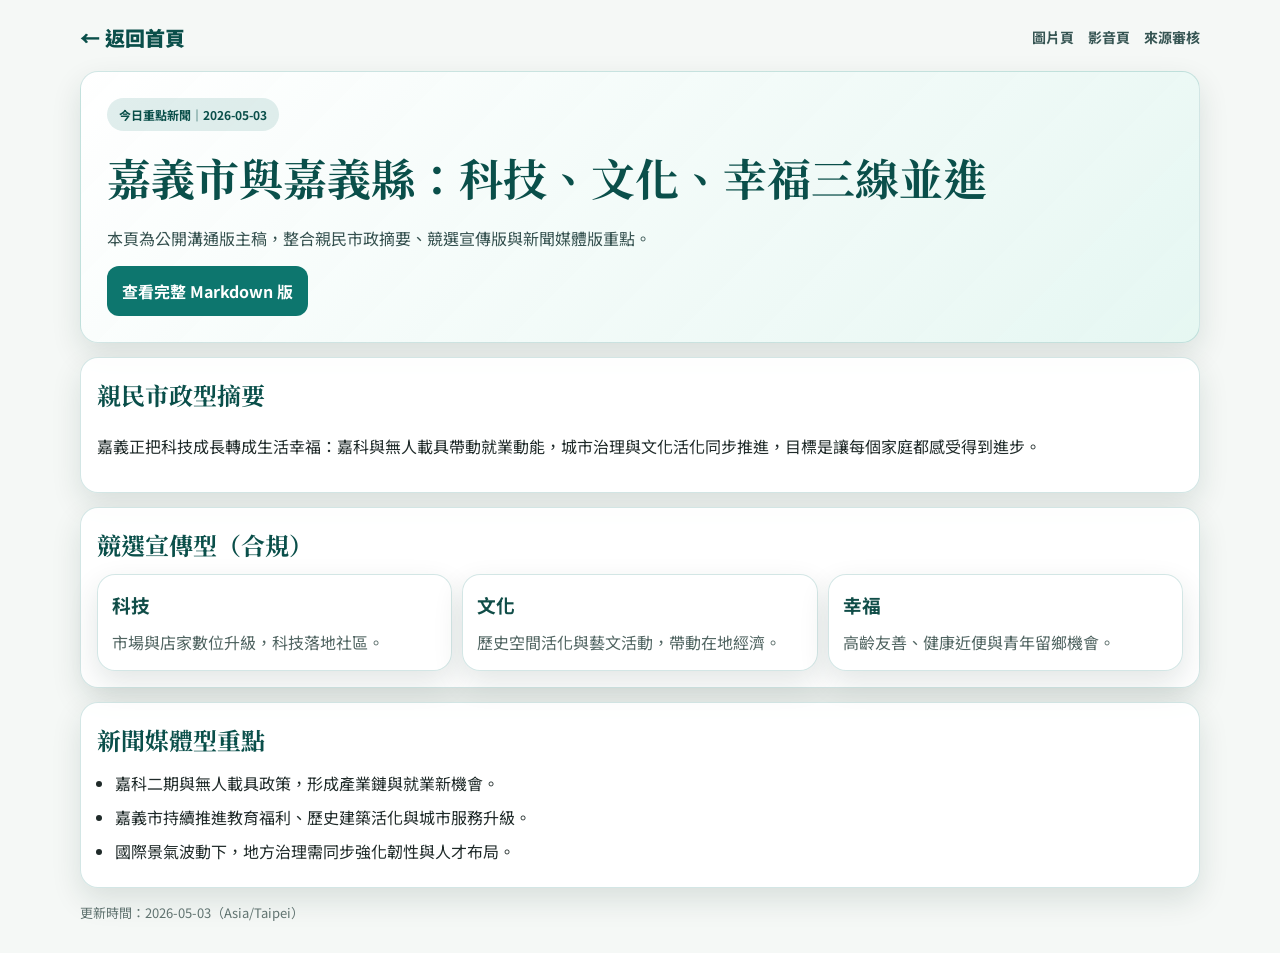
<file: daily/2026-05-03-report.html>
﻿<!doctype html>
<html lang="zh-Hant">
<head>
  <meta charset="utf-8" />
  <meta name="viewport" content="width=device-width, initial-scale=1" />
  <title>嘉義重點新聞｜2026-05-03</title>
  <link rel="preconnect" href="https://fonts.googleapis.com" />
  <link rel="preconnect" href="https://fonts.gstatic.com" crossorigin />
  <link href="https://fonts.googleapis.com/css2?family=Noto+Sans+TC:wght@400;500;700;900&family=Noto+Serif+TC:wght@700;900&display=swap" rel="stylesheet" />
  <link rel="stylesheet" href="../styles/subpage.css" />
</head>
<body>
  <header class="top wrap">
    <a class="brand" href="../index.html">← 返回首頁</a>
    <nav>
      <a href="./2026-05-03-gallery.html">圖片頁</a>
      <a href="./2026-05-03-video-kit.html">影音頁</a>
      <a href="./2026-05-03-sources-review.html">來源審核</a>
    </nav>
  </header>

  <main class="wrap">
    <section class="hero">
      <span class="badge">今日重點新聞｜2026-05-03</span>
      <h1>嘉義市與嘉義縣：科技、文化、幸福三線並進</h1>
      <p>本頁為公開溝通版主稿，整合親民市政摘要、競選宣傳版與新聞媒體版重點。</p>
      <div class="actions">
        <a class="btn main" href="../chiayi-daily-report-2026-05-03.md">查看完整 Markdown 版</a>
      </div>
    </section>

    <section class="panel">
      <h2>親民市政型摘要</h2>
      <p>嘉義正把科技成長轉成生活幸福：嘉科與無人載具帶動就業動能，城市治理與文化活化同步推進，目標是讓每個家庭都感受得到進步。</p>
    </section>

    <section class="panel">
      <h2>競選宣傳型（合規）</h2>
      <div class="grid-3">
        <article class="tile"><h3>科技</h3><p>市場與店家數位升級，科技落地社區。</p></article>
        <article class="tile"><h3>文化</h3><p>歷史空間活化與藝文活動，帶動在地經濟。</p></article>
        <article class="tile"><h3>幸福</h3><p>高齡友善、健康近便與青年留鄉機會。</p></article>
      </div>
    </section>

    <section class="panel">
      <h2>新聞媒體型重點</h2>
      <ul class="clean">
        <li>嘉科二期與無人載具政策，形成產業鏈與就業新機會。</li>
        <li>嘉義市持續推進教育福利、歷史建築活化與城市服務升級。</li>
        <li>國際景氣波動下，地方治理需同步強化韌性與人才布局。</li>
      </ul>
    </section>
  </main>

  <footer class="footer wrap"><p>更新時間：2026-05-03（Asia/Taipei）</p></footer>
</body>
</html>
</file>
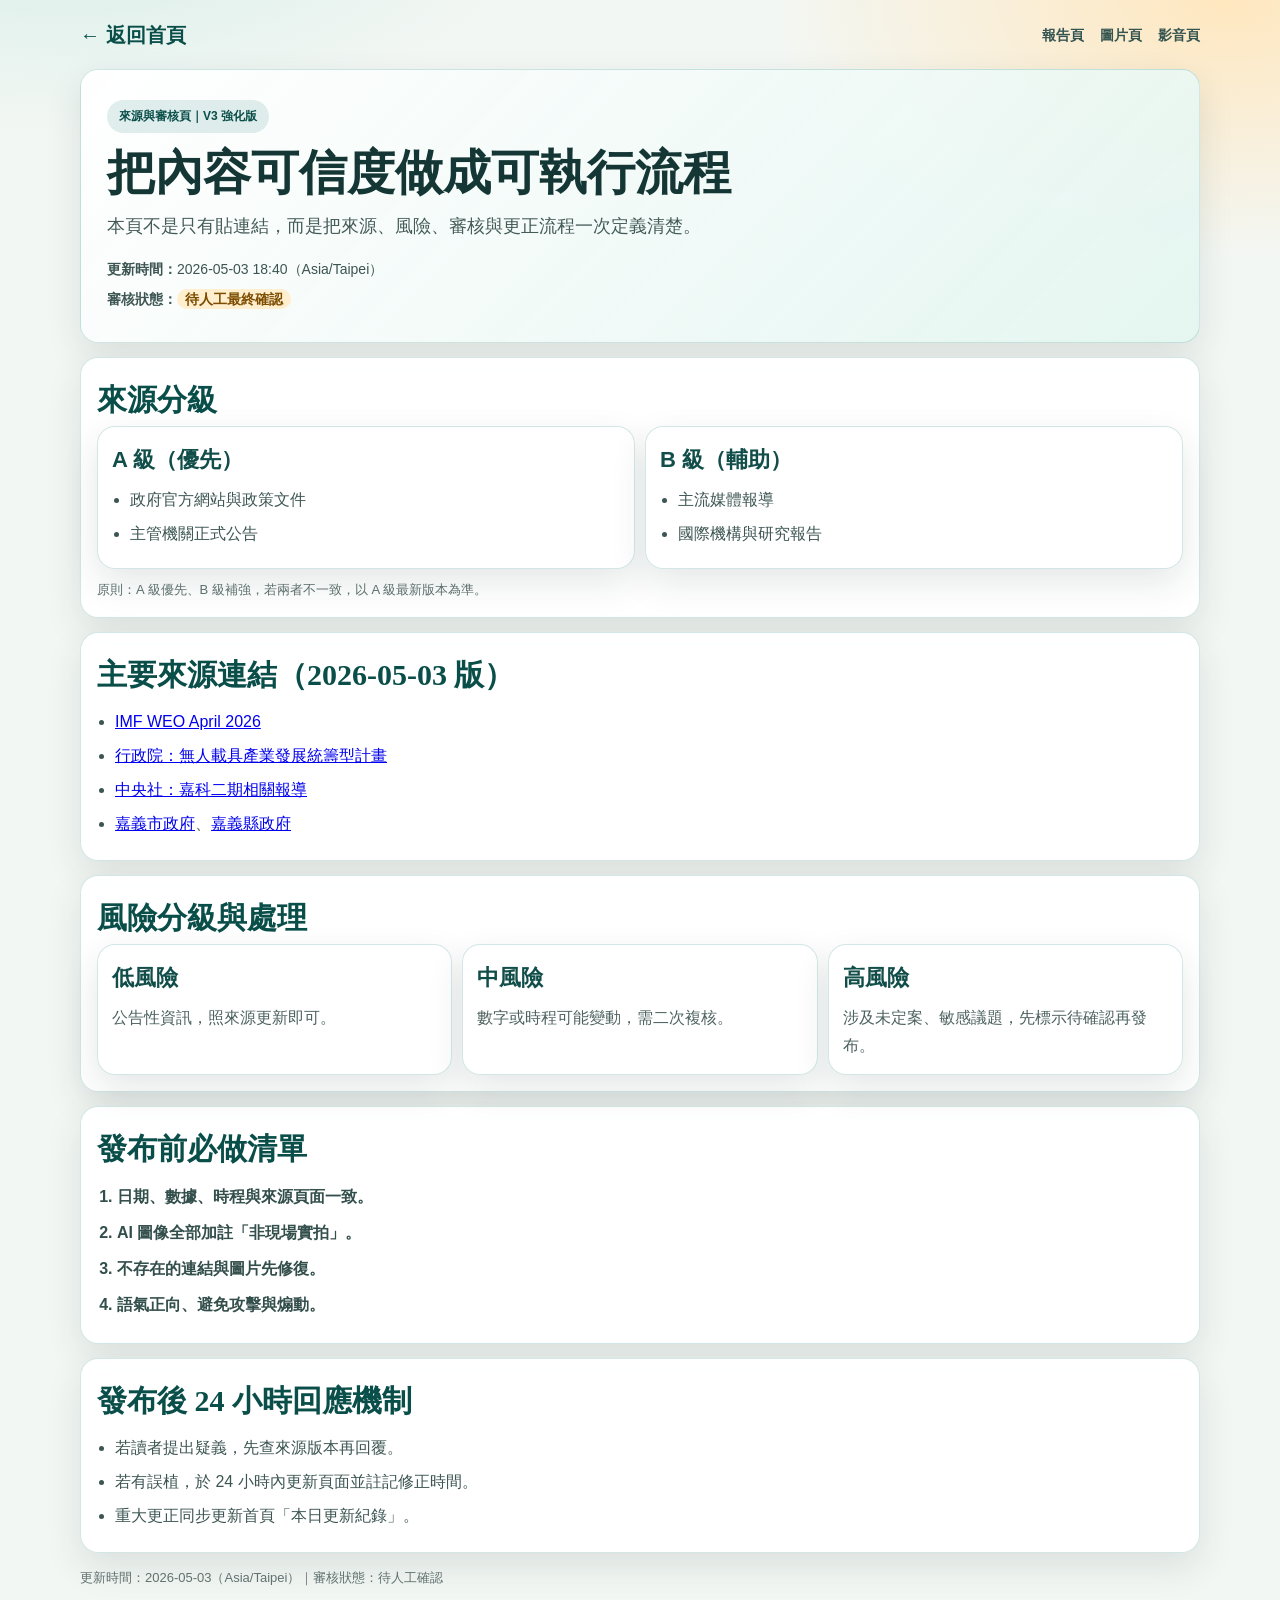
<file: daily/2026-05-03-sources-review-v3.html>
﻿<!doctype html>
<html lang="zh-Hant">
<head>
  <meta charset="utf-8" />
  <meta name="viewport" content="width=device-width, initial-scale=1" />
  <title>來源與審核頁 V3｜2026-05-03</title>
  <link rel="stylesheet" href="../styles/v3.css" />
</head>
<body>
  <header class="top wrap">
    <a class="brand" href="../index.html">← 返回首頁</a>
    <nav>
      <a href="./2026-05-03-report-v3.html">報告頁</a>
      <a href="./2026-05-03-gallery-v3.html">圖片頁</a>
      <a href="./2026-05-03-video-kit-v3.html">影音頁</a>
    </nav>
  </header>

  <main class="wrap">
    <section class="hero">
      <span class="badge">來源與審核頁｜V3 強化版</span>
      <h1>把內容可信度做成可執行流程</h1>
      <p class="lead">本頁不是只有貼連結，而是把來源、風險、審核與更正流程一次定義清楚。</p>
      <div class="hero-meta">
        <div><strong>更新時間：</strong>2026-05-03 18:40（Asia/Taipei）</div>
        <div><strong>審核狀態：</strong><span class="tag warn">待人工最終確認</span></div>
      </div>
    </section>

    <section class="panel">
      <h2>來源分級</h2>
      <div class="grid-2">
        <article class="card">
          <h3>A 級（優先）</h3>
          <ul class="clean">
            <li>政府官方網站與政策文件</li>
            <li>主管機關正式公告</li>
          </ul>
        </article>
        <article class="card">
          <h3>B 級（輔助）</h3>
          <ul class="clean">
            <li>主流媒體報導</li>
            <li>國際機構與研究報告</li>
          </ul>
        </article>
      </div>
      <p class="note">原則：A 級優先、B 級補強，若兩者不一致，以 A 級最新版本為準。</p>
    </section>

    <section class="panel">
      <h2>主要來源連結（2026-05-03 版）</h2>
      <ul class="clean">
        <li><a href="https://www.imf.org/en/publications/weo/issues/2026/04/14/world-economic-outlook-april-2026">IMF WEO April 2026</a></li>
        <li><a href="https://www.ey.gov.tw/Page/5A8A0CB5B41DA11E/97980e62-02ab-4c1f-b727-c51233e2ffc2">行政院：無人載具產業發展統籌型計畫</a></li>
        <li><a href="https://www.cna.com.tw/news/ahel/202602040203.aspx">中央社：嘉科二期相關報導</a></li>
        <li><a href="https://www.chiayi.gov.tw/">嘉義市政府</a>、<a href="https://www.cyhg.gov.tw/">嘉義縣政府</a></li>
      </ul>
    </section>

    <section class="panel">
      <h2>風險分級與處理</h2>
      <div class="grid-3">
        <article class="card"><h3>低風險</h3><p>公告性資訊，照來源更新即可。</p></article>
        <article class="card"><h3>中風險</h3><p>數字或時程可能變動，需二次複核。</p></article>
        <article class="card"><h3>高風險</h3><p>涉及未定案、敏感議題，先標示待確認再發布。</p></article>
      </div>
    </section>

    <section class="panel">
      <h2>發布前必做清單</h2>
      <ol class="actions-list">
        <li>日期、數據、時程與來源頁面一致。</li>
        <li>AI 圖像全部加註「非現場實拍」。</li>
        <li>不存在的連結與圖片先修復。</li>
        <li>語氣正向、避免攻擊與煽動。</li>
      </ol>
    </section>

    <section class="panel">
      <h2>發布後 24 小時回應機制</h2>
      <ul class="clean">
        <li>若讀者提出疑義，先查來源版本再回覆。</li>
        <li>若有誤植，於 24 小時內更新頁面並註記修正時間。</li>
        <li>重大更正同步更新首頁「本日更新紀錄」。</li>
      </ul>
    </section>
  </main>

  <footer class="footer wrap"><p>更新時間：2026-05-03（Asia/Taipei）｜審核狀態：待人工確認</p></footer>
</body>
</html>
</file>
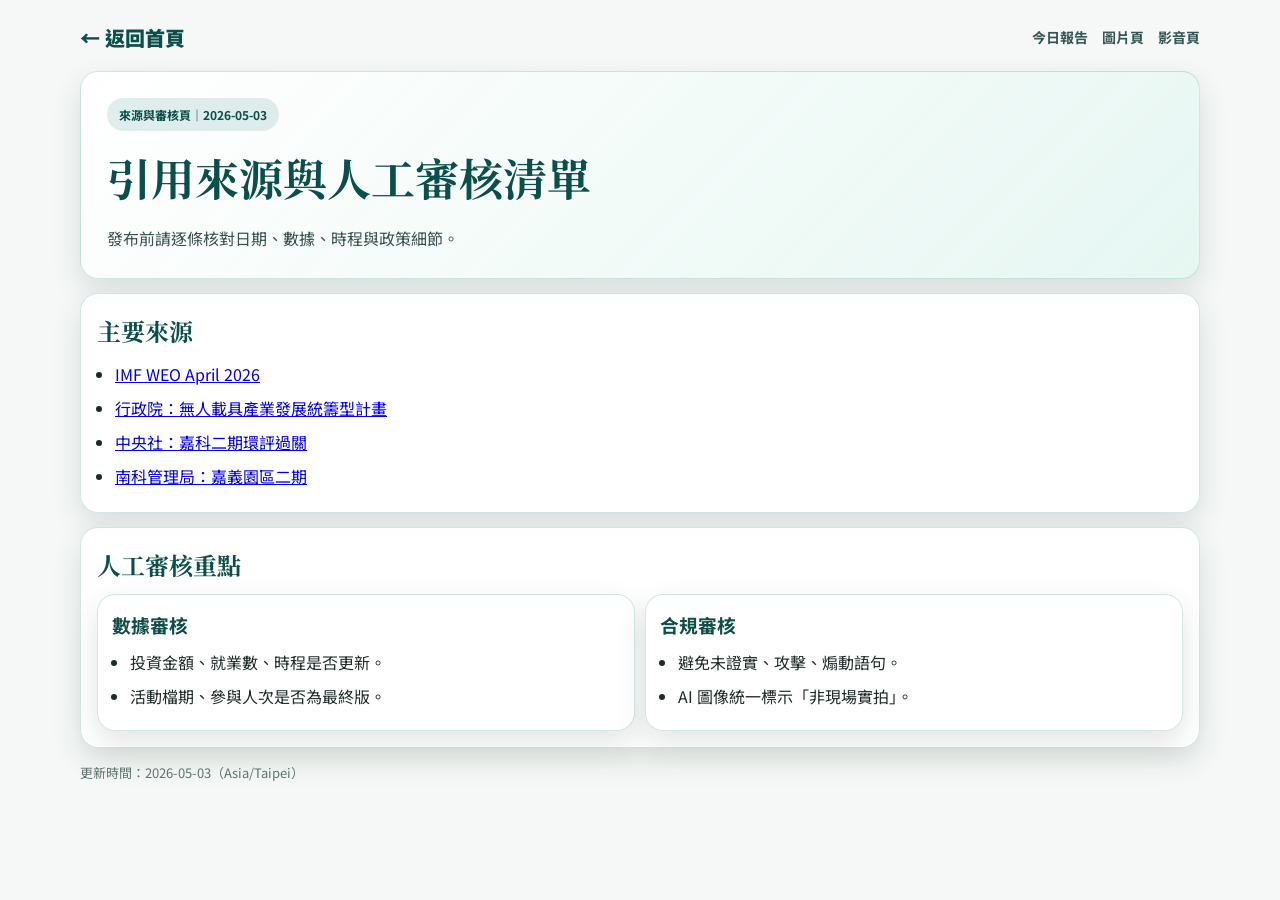
<file: daily/2026-05-03-sources-review.html>
﻿<!doctype html>
<html lang="zh-Hant">
<head>
  <meta charset="utf-8" />
  <meta name="viewport" content="width=device-width, initial-scale=1" />
  <title>來源與審核｜2026-05-03</title>
  <link rel="preconnect" href="https://fonts.googleapis.com" />
  <link rel="preconnect" href="https://fonts.gstatic.com" crossorigin />
  <link href="https://fonts.googleapis.com/css2?family=Noto+Sans+TC:wght@400;500;700;900&family=Noto+Serif+TC:wght@700;900&display=swap" rel="stylesheet" />
  <link rel="stylesheet" href="../styles/subpage.css" />
</head>
<body>
  <header class="top wrap">
    <a class="brand" href="../index.html">← 返回首頁</a>
    <nav>
      <a href="./2026-05-03-report.html">今日報告</a>
      <a href="./2026-05-03-gallery.html">圖片頁</a>
      <a href="./2026-05-03-video-kit.html">影音頁</a>
    </nav>
  </header>

  <main class="wrap">
    <section class="hero">
      <span class="badge">來源與審核頁｜2026-05-03</span>
      <h1>引用來源與人工審核清單</h1>
      <p>發布前請逐條核對日期、數據、時程與政策細節。</p>
    </section>

    <section class="panel">
      <h2>主要來源</h2>
      <ul class="clean">
        <li><a href="https://www.imf.org/en/publications/weo/issues/2026/04/14/world-economic-outlook-april-2026">IMF WEO April 2026</a></li>
        <li><a href="https://www.ey.gov.tw/Page/5A8A0CB5B41DA11E/97980e62-02ab-4c1f-b727-c51233e2ffc2">行政院：無人載具產業發展統籌型計畫</a></li>
        <li><a href="https://www.cna.com.tw/news/ahel/202602040203.aspx">中央社：嘉科二期環評過關</a></li>
        <li><a href="https://www.stsp.gov.tw/web/WEB/Jsp/Land/default.jsp?pageID=4550">南科管理局：嘉義園區二期</a></li>
      </ul>
    </section>

    <section class="panel">
      <h2>人工審核重點</h2>
      <div class="grid-2">
        <article class="tile">
          <h3>數據審核</h3>
          <ul class="clean">
            <li>投資金額、就業數、時程是否更新。</li>
            <li>活動檔期、參與人次是否為最終版。</li>
          </ul>
        </article>
        <article class="tile">
          <h3>合規審核</h3>
          <ul class="clean">
            <li>避免未證實、攻擊、煽動語句。</li>
            <li>AI 圖像統一標示「非現場實拍」。</li>
          </ul>
        </article>
      </div>
    </section>
  </main>

  <footer class="footer wrap"><p>更新時間：2026-05-03（Asia/Taipei）</p></footer>
</body>
</html>
</file>
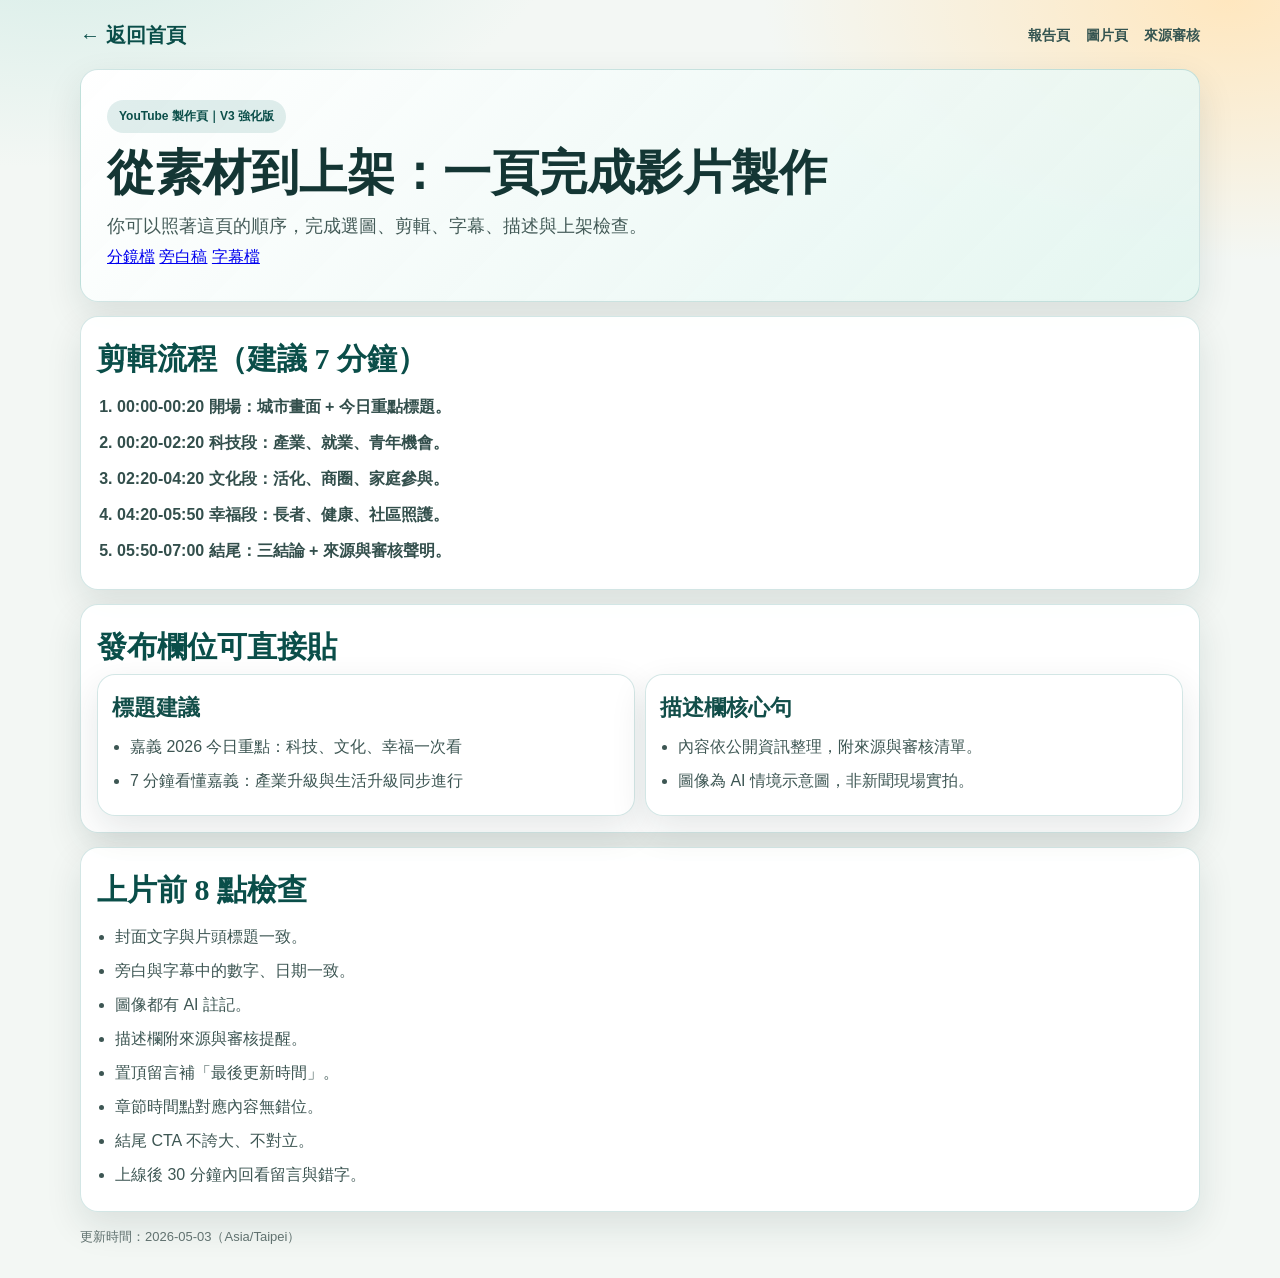
<file: daily/2026-05-03-video-kit-v3.html>
﻿<!doctype html>
<html lang="zh-Hant">
<head>
  <meta charset="utf-8" />
  <meta name="viewport" content="width=device-width, initial-scale=1" />
  <title>影音製作頁 V3｜2026-05-03</title>
  <link rel="stylesheet" href="../styles/v3.css" />
</head>
<body>
  <header class="top wrap">
    <a class="brand" href="../index.html">← 返回首頁</a>
    <nav>
      <a href="./2026-05-03-report-v3.html">報告頁</a>
      <a href="./2026-05-03-gallery-v3.html">圖片頁</a>
      <a href="./2026-05-03-sources-review-v3.html">來源審核</a>
    </nav>
  </header>

  <main class="wrap">
    <section class="hero">
      <span class="badge">YouTube 製作頁｜V3 強化版</span>
      <h1>從素材到上架：一頁完成影片製作</h1>
      <p class="lead">你可以照著這頁的順序，完成選圖、剪輯、字幕、描述與上架檢查。</p>
      <div class="actions">
        <a class="btn main" href="../storyboard.md">分鏡檔</a>
        <a class="btn soft" href="../narration.txt">旁白稿</a>
        <a class="btn soft" href="../subtitles.srt">字幕檔</a>
      </div>
    </section>

    <section class="panel">
      <h2>剪輯流程（建議 7 分鐘）</h2>
      <ol class="actions-list">
        <li>00:00-00:20 開場：城市畫面 + 今日重點標題。</li>
        <li>00:20-02:20 科技段：產業、就業、青年機會。</li>
        <li>02:20-04:20 文化段：活化、商圈、家庭參與。</li>
        <li>04:20-05:50 幸福段：長者、健康、社區照護。</li>
        <li>05:50-07:00 結尾：三結論 + 來源與審核聲明。</li>
      </ol>
    </section>

    <section class="panel">
      <h2>發布欄位可直接貼</h2>
      <div class="grid-2">
        <article class="card">
          <h3>標題建議</h3>
          <ul class="clean">
            <li>嘉義 2026 今日重點：科技、文化、幸福一次看</li>
            <li>7 分鐘看懂嘉義：產業升級與生活升級同步進行</li>
          </ul>
        </article>
        <article class="card">
          <h3>描述欄核心句</h3>
          <ul class="clean">
            <li>內容依公開資訊整理，附來源與審核清單。</li>
            <li>圖像為 AI 情境示意圖，非新聞現場實拍。</li>
          </ul>
        </article>
      </div>
    </section>

    <section class="panel">
      <h2>上片前 8 點檢查</h2>
      <ul class="clean">
        <li>封面文字與片頭標題一致。</li>
        <li>旁白與字幕中的數字、日期一致。</li>
        <li>圖像都有 AI 註記。</li>
        <li>描述欄附來源與審核提醒。</li>
        <li>置頂留言補「最後更新時間」。</li>
        <li>章節時間點對應內容無錯位。</li>
        <li>結尾 CTA 不誇大、不對立。</li>
        <li>上線後 30 分鐘內回看留言與錯字。</li>
      </ul>
    </section>
  </main>

  <footer class="footer wrap"><p>更新時間：2026-05-03（Asia/Taipei）</p></footer>
</body>
</html>
</file>
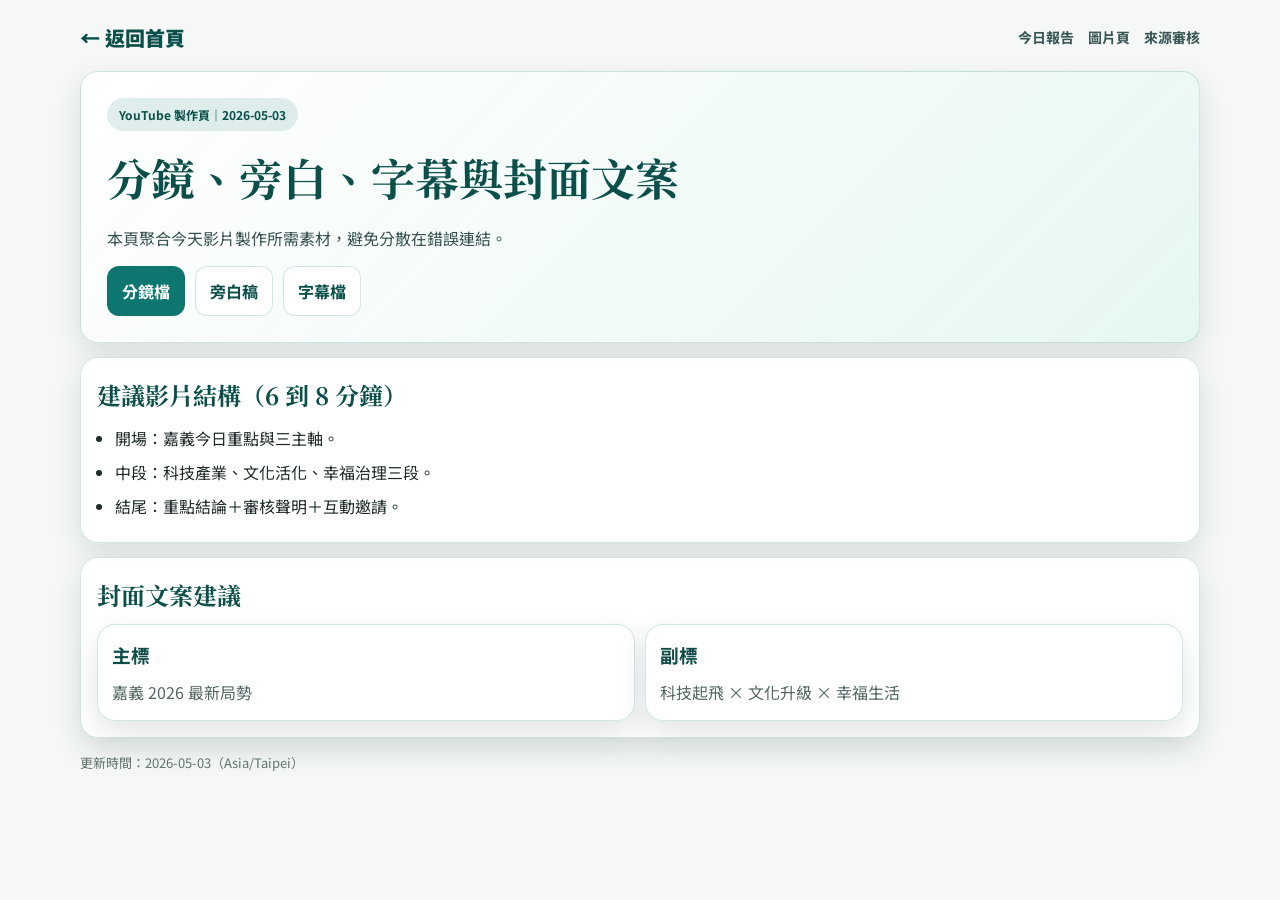
<file: daily/2026-05-03-video-kit.html>
﻿<!doctype html>
<html lang="zh-Hant">
<head>
  <meta charset="utf-8" />
  <meta name="viewport" content="width=device-width, initial-scale=1" />
  <title>YouTube 影音頁｜2026-05-03</title>
  <link rel="preconnect" href="https://fonts.googleapis.com" />
  <link rel="preconnect" href="https://fonts.gstatic.com" crossorigin />
  <link href="https://fonts.googleapis.com/css2?family=Noto+Sans+TC:wght@400;500;700;900&family=Noto+Serif+TC:wght@700;900&display=swap" rel="stylesheet" />
  <link rel="stylesheet" href="../styles/subpage.css" />
</head>
<body>
  <header class="top wrap">
    <a class="brand" href="../index.html">← 返回首頁</a>
    <nav>
      <a href="./2026-05-03-report.html">今日報告</a>
      <a href="./2026-05-03-gallery.html">圖片頁</a>
      <a href="./2026-05-03-sources-review.html">來源審核</a>
    </nav>
  </header>

  <main class="wrap">
    <section class="hero">
      <span class="badge">YouTube 製作頁｜2026-05-03</span>
      <h1>分鏡、旁白、字幕與封面文案</h1>
      <p>本頁聚合今天影片製作所需素材，避免分散在錯誤連結。</p>
      <div class="actions">
        <a class="btn main" href="../storyboard.md">分鏡檔</a>
        <a class="btn soft" href="../narration.txt">旁白稿</a>
        <a class="btn soft" href="../subtitles.srt">字幕檔</a>
      </div>
    </section>

    <section class="panel">
      <h2>建議影片結構（6 到 8 分鐘）</h2>
      <ul class="clean">
        <li>開場：嘉義今日重點與三主軸。</li>
        <li>中段：科技產業、文化活化、幸福治理三段。</li>
        <li>結尾：重點結論＋審核聲明＋互動邀請。</li>
      </ul>
    </section>

    <section class="panel">
      <h2>封面文案建議</h2>
      <div class="grid-2">
        <article class="tile"><h3>主標</h3><p>嘉義 2026 最新局勢</p></article>
        <article class="tile"><h3>副標</h3><p>科技起飛 × 文化升級 × 幸福生活</p></article>
      </div>
    </section>
  </main>

  <footer class="footer wrap"><p>更新時間：2026-05-03（Asia/Taipei）</p></footer>
</body>
</html>
</file>
<file: styles/v3.css>
﻿:root {
  --bg: #f3f7f4;
  --ink: #1f2a29;
  --muted: #5b6967;
  --brand: #0c766f;
  --brand-deep: #0a4e49;
  --accent: #d9a320;
  --line: rgba(12, 118, 111, 0.18);
  --panel: rgba(255, 255, 255, 0.95);
  --shadow: 0 14px 36px rgba(15, 47, 44, 0.11);
}

* { box-sizing: border-box; }
body {
  margin: 0;
  color: var(--ink);
  background:
    radial-gradient(850px 450px at 5% -8%, #d3ece6 0%, transparent 60%),
    radial-gradient(750px 420px at 96% 0%, #ffe7bf 0%, transparent 62%),
    var(--bg);
  font-family: "Noto Sans TC", "Segoe UI", sans-serif;
  line-height: 1.75;
}

.wrap { width: min(1120px, 92vw); margin: 0 auto; }

.top {
  padding: 18px 0 6px;
  display: flex;
  justify-content: space-between;
  align-items: center;
}

.brand {
  text-decoration: none;
  color: var(--brand-deep);
  font-weight: 900;
  font-size: 20px;
}

.top nav { display: flex; gap: 16px; flex-wrap: wrap; }
.top nav a { color: #345450; text-decoration: none; font-weight: 700; font-size: 14px; }

.hero, .panel, .card, .tool {
  border: 1px solid var(--line);
  border-radius: 18px;
  background: var(--panel);
  box-shadow: var(--shadow);
}

.hero {
  padding: 30px 26px;
  margin-top: 10px;
  background: linear-gradient(135deg, rgba(255,255,255,.97), rgba(227,245,240,.9));
}

.badge {
  display: inline-block;
  padding: 6px 12px;
  border-radius: 999px;
  background: rgba(12,118,111,.12);
  color: var(--brand-deep);
  font-size: 12px;
  font-weight: 700;
}

.hero h1 {
  margin: 10px 0 8px;
  font-family: "Noto Serif TC", serif;
  line-height: 1.25;
  font-size: clamp(30px, 4.4vw, 48px);
  color: #143634;
}

.lead { margin: 0; color: #445b58; font-size: 18px; }
.hero-meta { margin-top: 14px; display: grid; gap: 6px; font-size: 14px; color: #3d5552; }
.tag.warn { color: #7d4d00; background: #ffefcf; padding: 2px 8px; border-radius: 999px; font-weight: 700; }

.panel { margin-top: 14px; padding: 16px; }
.panel-head { display: flex; justify-content: space-between; align-items: baseline; gap: 10px; }
.panel h2 {
  margin: 0;
  font-family: "Noto Serif TC", serif;
  color: var(--brand-deep);
  font-size: 30px;
}
.panel-head p { margin: 0; color: var(--muted); font-size: 14px; }

.grid-2 { display: grid; grid-template-columns: repeat(2, minmax(0, 1fr)); gap: 10px; }
.grid-3 { display: grid; grid-template-columns: repeat(3, minmax(0, 1fr)); gap: 10px; }
.card { padding: 14px; }
.card h3 { margin: 0 0 6px; color: #124e49; font-size: 22px; }
.card p { margin: 0; color: #4d6260; }
.impact { margin-top: 8px !important; }

.progress-list { margin-top: 8px; display: grid; gap: 10px; }
.progress-item { display: grid; grid-template-columns: 230px 1fr 54px; gap: 10px; align-items: center; }
.progress-item span { font-weight: 700; color: #345754; }
.bar { height: 12px; border-radius: 999px; background: #dbe8e4; overflow: hidden; }
.bar i { display: block; height: 100%; background: linear-gradient(90deg, #0d766e, #2e9c7c); }
.progress-item em { font-style: normal; font-weight: 700; color: #0a5f58; }
.note { margin: 10px 0 0; color: #5c6f6c; font-size: 13px; }

.tool {
  display: block;
  text-decoration: none;
  color: inherit;
  padding: 14px;
  transition: transform .16s ease;
}
.tool:hover { transform: translateY(-1px); }
.tool h3 { margin: 0 0 4px; color: #114f49; }
.tool p { margin: 0; color: #4f6361; }

.actions-list { margin: 8px 0 0; padding-left: 20px; }
.actions-list li { margin: 8px 0; font-weight: 700; color: #334f4c; }
.log-list { margin: 8px 0 0; padding-left: 20px; }
.log-list li { margin: 7px 0; color: #365451; }

ul.clean { margin: 6px 0 0; padding-left: 18px; }
ul.clean li { margin: 6px 0; color: #3d5653; }

.footer { margin: 14px auto 30px; color: #60716f; font-size: 13px; }

@media (max-width: 980px) {
  .top { flex-direction: column; align-items: flex-start; gap: 8px; }
  .grid-2, .grid-3 { grid-template-columns: 1fr; }
  .panel-head { flex-direction: column; align-items: flex-start; }
  .progress-item { grid-template-columns: 1fr; }
}
</file>
<file: kuo-rui-feng/style.css>
:root {
  color-scheme: light;
  --ink: #10294e;
  --navy: #102f61;
  --paper: #ffffff;
  --red: #b82136;
  --line: #cbd9ed;
  font-family: "Noto Sans TC", "Microsoft JhengHei", system-ui, sans-serif;
}
* { box-sizing: border-box; }
body { margin: 0; color: var(--ink); background: var(--paper); line-height: 1.65; }
a { color: inherit; }
button, a { -webkit-tap-highlight-color: transparent; }
:focus-visible { outline: 3px solid #cb3347; outline-offset: 4px; }
section { scroll-margin-top: 6rem; }
.wrap { width: min(1120px, calc(100% - 3rem)); margin-inline: auto; }
.skip { position: fixed; top: 1rem; left: 1rem; padding: .6rem 1rem; background: white; z-index: 4; transform: translateY(-180%); }
.skip:focus { transform: none; }
.masthead { position: sticky; top: 0; z-index: 2; background: var(--paper); border-bottom: 3px solid var(--red); }
.masthead-inner, .footer-inner { display: flex; align-items: center; justify-content: space-between; gap: 1.2rem; padding-block: .85rem; }
.brand { font-weight: 850; font-size: 1.25rem; line-height: 1.2; text-decoration: none; }
.brand span { display: block; margin-top: .2rem; font-size: .82rem; font-weight: 600; }
nav { display: flex; gap: clamp(.8rem, 3vw, 2.5rem); align-items: center; }
nav a { text-decoration: none; font-weight: 700; white-space: nowrap; }
nav a:hover { text-decoration: underline; }
.hero { color: white; background: var(--navy); }
.hero-inner { display: grid; grid-template-columns: 1.07fr .93fr; align-items: center; gap: clamp(2rem, 7vw, 6rem); padding-block: clamp(2.8rem, 7vw, 6rem); }
.location { color: #e3edff; font-weight: 800; letter-spacing: .14em; margin: 0 0 1rem; }
h1 { font-size: clamp(4.4rem, 11vw, 8.4rem); letter-spacing: .025em; margin: 0; line-height: 1.08; font-weight: 900; }
.role { font-size: clamp(1.45rem, 4vw, 2.4rem); font-weight: 800; margin: .65rem 0 1.3rem; }
.intro { color: #e3edff; max-width: 28rem; font-size: 1.08rem; margin: 0; }
.actions { display: flex; flex-wrap: wrap; gap: .75rem; margin-top: 1.8rem; }
.button { display: inline-flex; padding: .65rem 1.15rem; align-items: center; border-radius: .4rem; font-weight: 800; text-decoration: none; border: 1px solid transparent; }
.primary { background: var(--red); color: #ffffff; }
.secondary { border-color: #adc5ea; }
.button:hover { text-decoration: underline; }
.portrait { margin: 0; padding: .6rem; border: 1px solid #597bb0; border-radius: .8rem; }
.portrait img { width: 100%; height: clamp(24rem, 44vw, 34rem); display: block; object-fit: cover; object-position: center 43%; border-radius: .45rem; }
.portrait figcaption { color: #e3edff; padding: .5rem .25rem 0; font-size: .9rem; }
.media-section, .photo-section { padding-block: clamp(2.5rem, 6vw, 5rem); }
.photo-section { background: #edf4ff; }
.section-heading { display: flex; justify-content: space-between; align-items: baseline; gap: .75rem; border-bottom: 1px solid #a7bcda; padding-bottom: .75rem; margin-bottom: 1.4rem; }
h2 { margin: 0; font-size: clamp(1.9rem, 5vw, 3rem); line-height: 1.2; }
.section-heading span { font-weight: 700; white-space: nowrap; }
.section-copy { margin: 0 0 1.15rem; }
.film-grid { display: grid; grid-template-columns: repeat(3, 1fr); gap: 1rem; }
.film { padding: .85rem; background: white; border: 1px solid var(--line); border-radius: .7rem; min-width: 0; }
.film h3 { margin: 0 0 .6rem; font-size: 1.1rem; }
.film video { display: block; width: 100%; aspect-ratio: 16 / 10; background: #0a1c39; border-radius: .4rem; }
.film a { display: inline-block; margin-top: .55rem; font-size: .9rem; }
.photo-grid { display: grid; grid-template-columns: repeat(4, minmax(0, 1fr)); gap: .85rem; }
.photo { display: block; aspect-ratio: 9 / 13; border-radius: .55rem; overflow: hidden; background: #dae6f8; }
.photo img { display: block; width: 100%; height: 100%; object-fit: cover; }
.photo:hover img { filter: brightness(1.09); }
footer { background: var(--navy); color: white; }
.footer-inner p { margin: 0; }
.footer-inner a { white-space: nowrap; }
dialog { width: min(96%, 56rem); max-height: 96dvh; border: 1px solid #5879ae; border-radius: .75rem; color: white; background: #10284e; padding: .8rem; }
dialog::backdrop { background: #09182ee0; }
#large-photo { display: block; width: 100%; height: min(72dvh, 49rem); object-fit: contain; }
.viewer-bar, .viewer-nav { display: flex; justify-content: space-between; align-items: center; gap: .6rem; padding: .3rem; }
.viewer-bar p { margin: 0; }
dialog button { cursor: pointer; font: inherit; color: #ffffff; background: var(--red); border: 0; padding: .32rem .75rem; border-radius: .35rem; white-space: nowrap; }
@media (max-width: 760px) {
  .hero-inner { gap: 1.5rem; }
  .film-grid { grid-template-columns: 1fr; }
  .film video { aspect-ratio: 16 / 9; }
  .photo-grid { grid-template-columns: repeat(3, minmax(0, 1fr)); }
}
@media (max-width: 560px) {
  .wrap { width: calc(100% - 1.6rem); }
  .masthead-inner { align-items: flex-start; flex-direction: column; gap: .55rem; }
  .masthead-inner nav { width: 100%; justify-content: space-between; }
  .hero-inner { grid-template-columns: 1fr; }
  .portrait img { height: clamp(22rem, 110vw, 32rem); }
  .photo-grid { grid-template-columns: repeat(2, minmax(0, 1fr)); }
}
.number { display: inline-block; margin-right: .4rem; padding: .15rem .6rem; border-radius: 2rem; color: white; background: var(--red); letter-spacing: 0; }
.contact-section { padding-block: clamp(2.5rem, 6vw, 4.5rem); }
.contact-inner { display: grid; grid-template-columns: repeat(auto-fit, minmax(min(100%, 17rem), 1fr)); align-items: center; gap: 1.25rem; }
.contact-inner p { margin: .65rem 0 .35rem; }
.phone { color: white; background: #b82136; font-variant-numeric: tabular-nums; }
.vote { background: #edf4ff; border: 1px solid #c9daf3; border-radius: .65rem; padding: 1.15rem 1.35rem; }
.vote p { margin-top: 0; }
.vote strong { display: block; font-size: 1.3rem; margin-bottom: .35rem; }
.masthead nav { flex-wrap: wrap; justify-content: flex-end; gap: .35rem clamp(.65rem, 1.6vw, 1.25rem); }
.masthead nav a { font-size: .9rem; }
.slogan { font-size: clamp(1.3rem, 3vw, 2rem); font-weight: 850; margin: 0 0 .4rem; }
.slogan mark { background: var(--red); color: white; padding: 0 .15em; border-radius: .18rem; }
.campaign-line { margin: .3rem 0; color: #e3edff; font-weight: 700; }
.intro { margin-top: .85rem; }
.portrait img { object-position: center 22%; }
.content-grid { display: grid; grid-template-columns: repeat(2, minmax(0, 1fr)); gap: 1rem; }
.content-card { background: white; border: 1px solid var(--line); border-radius: .7rem; padding: clamp(1rem, 3vw, 1.45rem); }
.content-card h3, .content-card h4 { margin: 0 0 .55rem; font-size: 1.15rem; }
.content-card ul, .content-card dl, .content-card p { margin-block: .5rem; }
.content-card ul { padding-inline-start: 1.3rem; }
.content-card li + li { margin-top: .35rem; }
.wide { grid-column: 1 / -1; }
.experience { columns: 2; column-gap: 2.3rem; }
.experience li { break-inside: avoid; }
.card-details dt { font-weight: 800; }
.card-details dd { margin: 0 0 .65rem; }
button.button { cursor: pointer; font-family: inherit; font-size: inherit; line-height: inherit; }
address { font-style: normal; margin: .6rem 0; }
.contact-links { display: flex; flex-wrap: wrap; gap: .4rem 1rem; margin-bottom: 1rem; }
.report-form { max-width: 44rem; display: grid; gap: .65rem; }
.report-form label { font-weight: 750; }
.report-form select, .report-form textarea { font: inherit; color: inherit; padding: .55rem; border: 1px solid #6c86ad; border-radius: .35rem; background: white; }
.report-actions { display: flex; gap: .65rem; flex-wrap: wrap; padding-top: .4rem; }
.action-status { position: fixed; z-index: 3; inset: auto 1rem 1rem; margin: auto; width: fit-content; max-width: calc(100% - 2rem); padding: .65rem 1rem; border-radius: .45rem; color: white; background: var(--navy); }
@media (max-width: 660px) {
  section { scroll-margin-top: 9rem; }
  .masthead nav { justify-content: flex-start; }
  .content-grid { grid-template-columns: 1fr; }
  .experience { columns: 1; }
}
</file>
<file: styles/subpage.css>
﻿:root {
  --bg: #f5f8f6;
  --ink: #1f2a29;
  --muted: #5b6a67;
  --brand: #0d766e;
  --brand-deep: #0a4f4a;
  --line: rgba(13, 118, 110, 0.18);
  --panel: rgba(255, 255, 255, 0.93);
  --shadow: 0 12px 30px rgba(16, 48, 45, 0.12);
}

* { box-sizing: border-box; }
body { margin: 0; color: var(--ink); font-family: "Noto Sans TC", "Segoe UI", sans-serif; line-height: 1.75; background: var(--bg); }
.wrap { width: min(1120px, 92vw); margin: 0 auto; }
.top { padding: 20px 0 8px; display: flex; justify-content: space-between; align-items: center; }
.brand { color: var(--brand-deep); text-decoration: none; font-weight: 900; font-size: 20px; }
.top nav { display: flex; gap: 14px; }
.top nav a { color: #355452; text-decoration: none; font-weight: 700; font-size: 14px; }
.panel, .hero, .tile { border: 1px solid var(--line); border-radius: 18px; background: var(--panel); box-shadow: var(--shadow); }
.hero { padding: 26px; margin-top: 8px; background: linear-gradient(135deg, rgba(255,255,255,.97), rgba(228,246,241,.9)); }
.hero h1 { margin: 8px 0; font-family: "Noto Serif TC", serif; color: var(--brand-deep); font-size: clamp(28px, 4vw, 44px); }
.hero p { margin: 0; color: #35514f; }
.badge { display: inline-block; padding: 6px 12px; border-radius: 999px; background: rgba(13,118,110,.12); color: var(--brand-deep); font-weight: 700; font-size: 12px; }
.actions { margin-top: 14px; display: flex; flex-wrap: wrap; gap: 10px; }
.btn { text-decoration: none; border-radius: 12px; padding: 10px 14px; font-weight: 700; border: 1px solid transparent; }
.btn.main { background: var(--brand); color: #fff; }
.btn.soft { background: #fff; color: var(--brand-deep); border-color: var(--line); }
.panel { margin-top: 14px; padding: 16px; }
.panel h2 { margin: 0 0 8px; font-family: "Noto Serif TC", serif; color: var(--brand-deep); }
.grid-2 { display: grid; grid-template-columns: repeat(2,minmax(0,1fr)); gap: 10px; }
.grid-3 { display: grid; grid-template-columns: repeat(3,minmax(0,1fr)); gap: 10px; }
.tile { padding: 14px; }
.tile h3 { margin: 0 0 6px; color: #104d48; }
.tile p { margin: 0; color: #516562; }
.gallery { margin-top: 10px; display: grid; grid-template-columns: repeat(2,minmax(0,1fr)); gap: 12px; }
figure { margin: 0; border: 1px solid var(--line); border-radius: 14px; overflow: hidden; background: #fff; }
figure img { width: 100%; aspect-ratio: 16/9; object-fit: cover; display: block; }
figcaption { padding: 10px; font-size: 14px; color: #3f5552; font-weight: 700; }
ul.clean { margin: 0; padding-left: 18px; }
ul.clean li { margin: 6px 0; }
.footer { margin: 14px auto 28px; color: #607370; font-size: 13px; }
.timeline { margin: 0; padding-left: 20px; }
.timeline li { margin: 8px 0; font-weight: 700; }
.timeline a { color: #0f5c86; text-decoration: none; }

@media (max-width: 980px) {
  .top { flex-direction: column; align-items: flex-start; gap: 8px; }
  .grid-2, .grid-3, .gallery { grid-template-columns: 1fr; }
}
</file>
